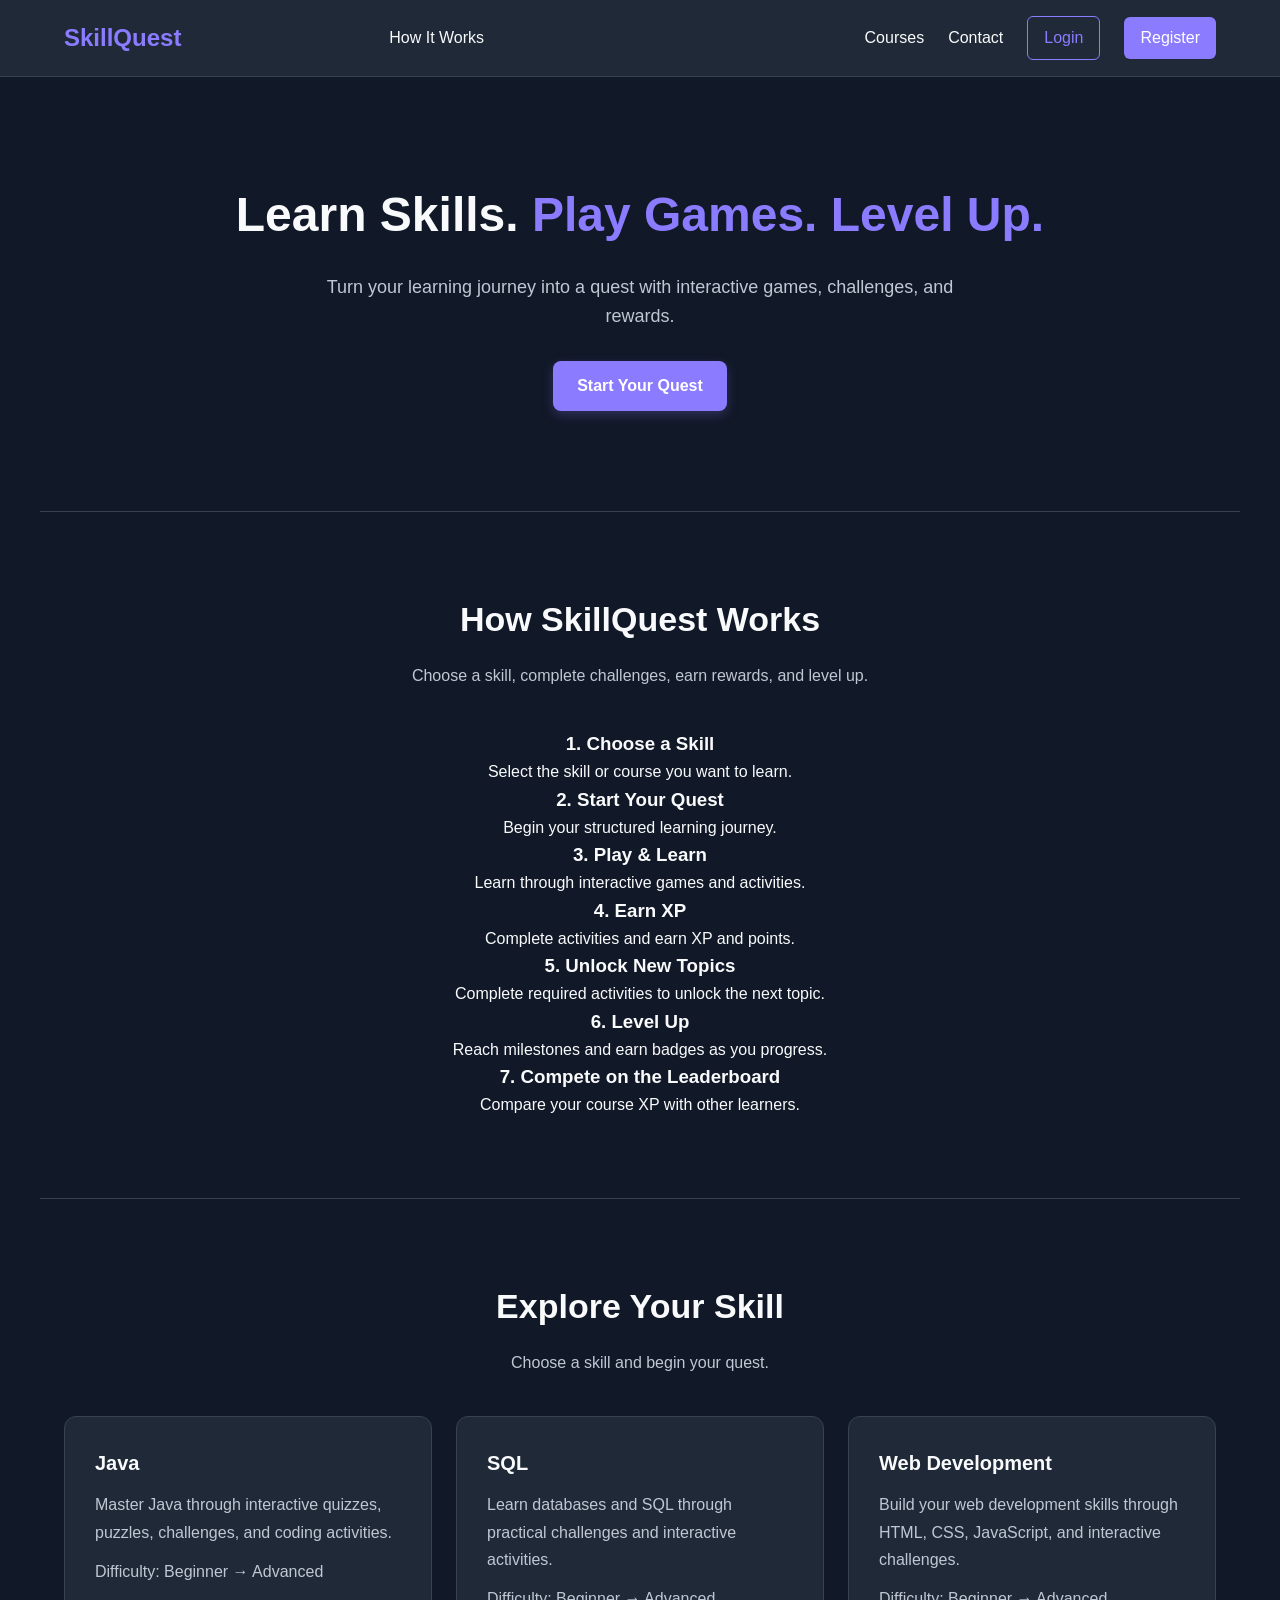
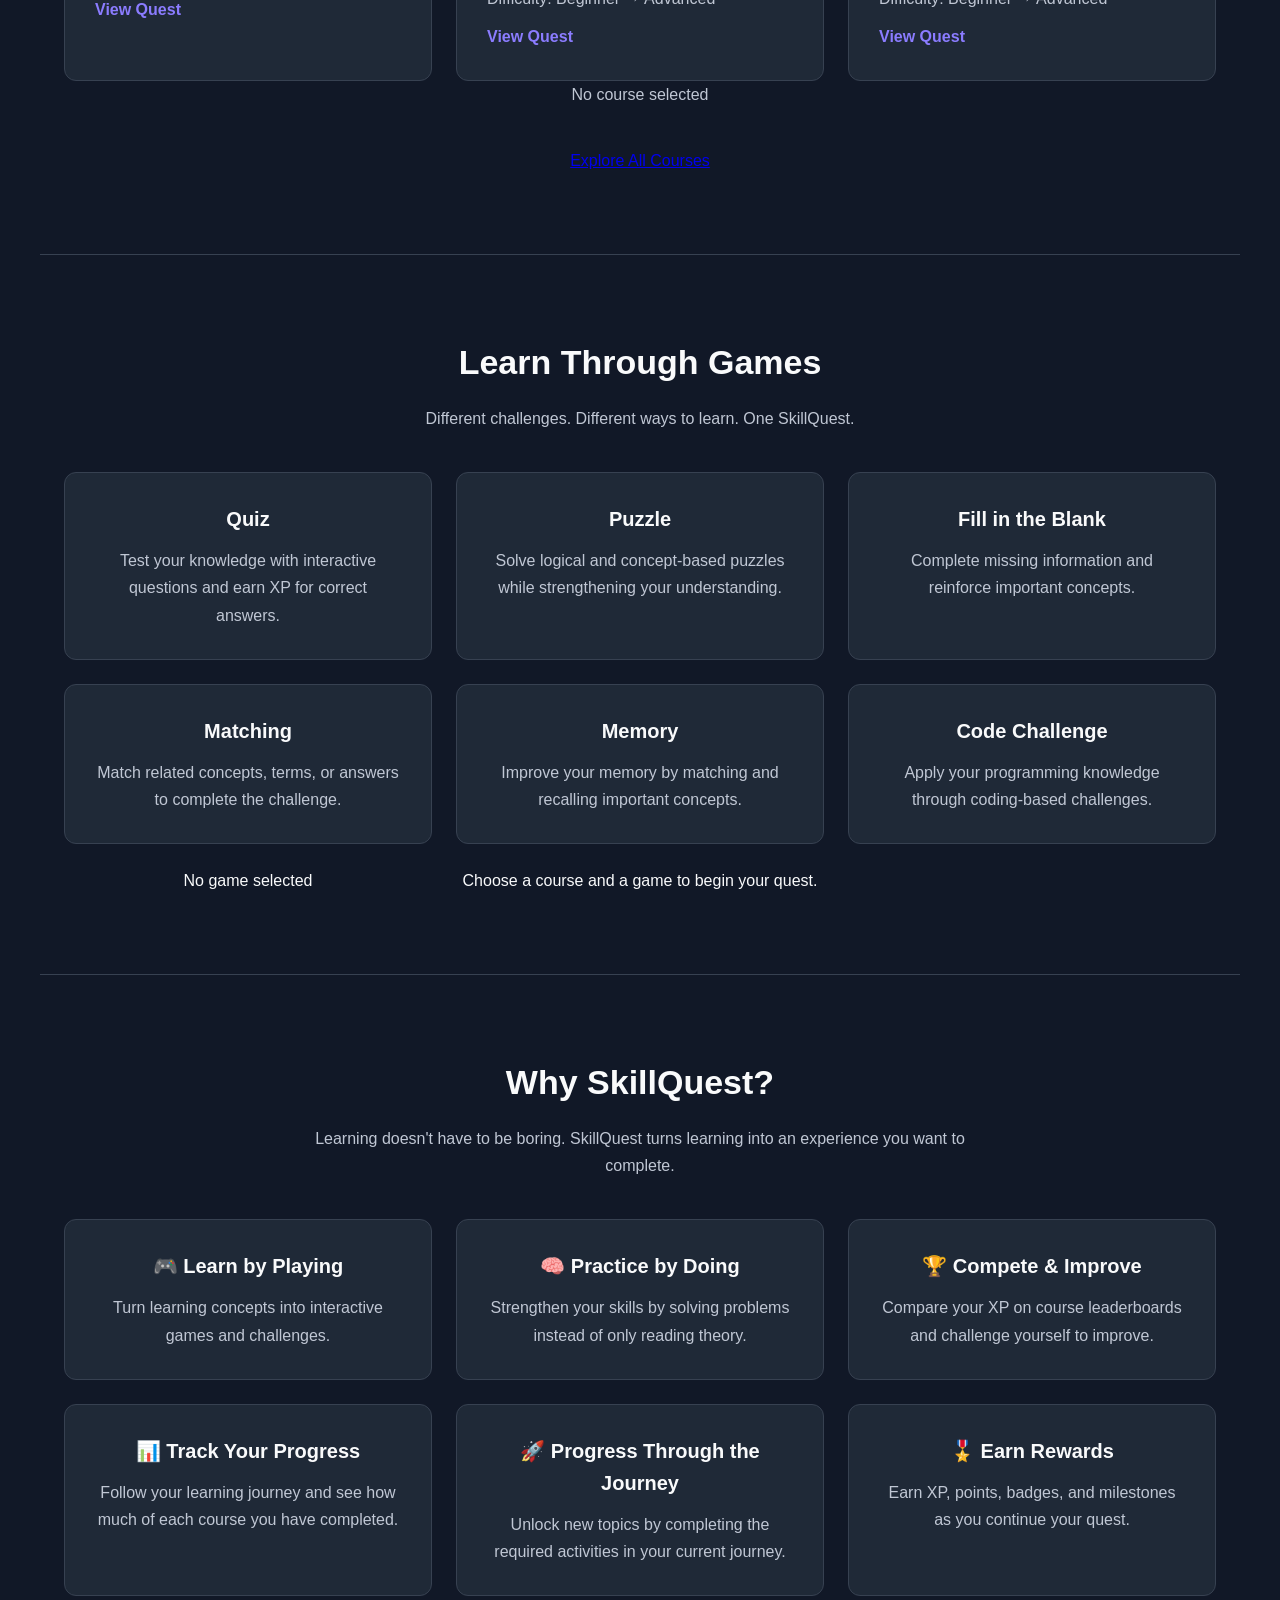
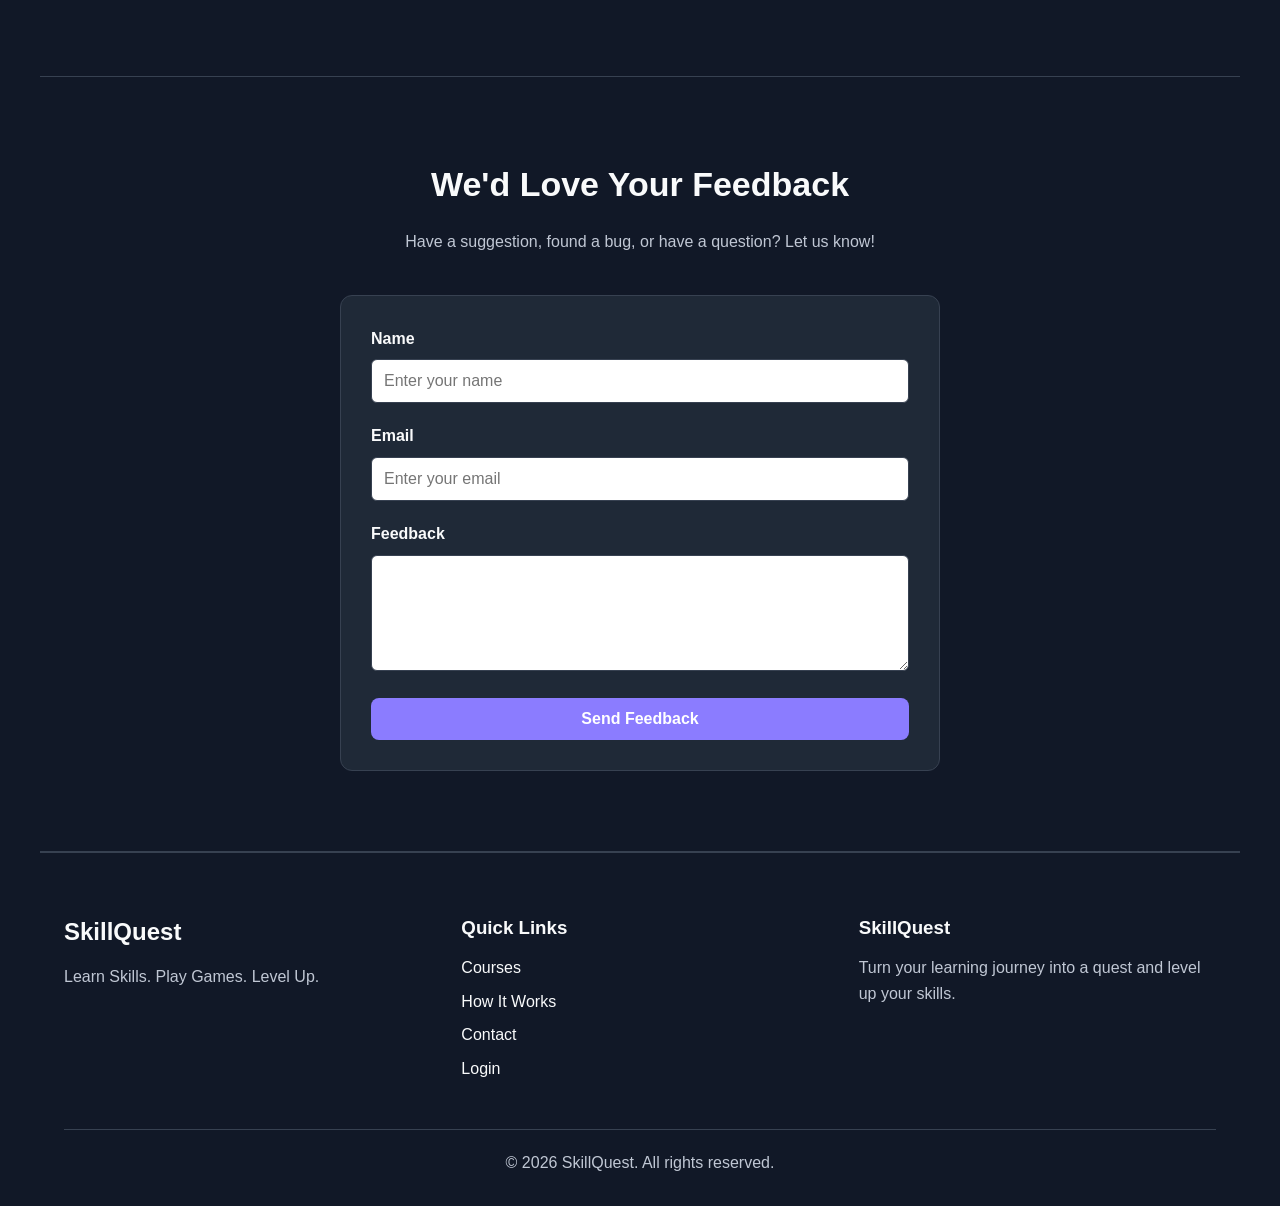
<file: SkillQuest Frontend/index.html>
<!DOCTYPE html>
<html lang="en">
<head>
    <meta charset="UTF-8">
    <meta name="viewport" content="width=device-width, initial-scale=1.0">
    <title>SkillQuest</title>
    <link rel="stylesheet" href="css/style.css">
</head>

<body>

    <header>
        <nav>
            <a href="index.html" class="logo">SkillQuest</a>

            <div class="nav-links">
                <a href="#how-it-works" class="steps-container">How It Works</a>
                <a href="#courses">Courses</a>
                <a href="#contact">Contact</a>
                <a href="pages/login.html"  class="nav-button login-button">Login</a>
                <a href="pages/register.html"  class="nav-button register-button">Register</a>
            </div>
        </nav>
    </header>



    <section id="hero">

        <h1>Learn Skills. <span>Play Games. Level Up.</span></h1>

        <p>
        Turn your learning journey into a quest with interactive games,
        challenges, and rewards.
        </p>

        <a href="#courses" class="cta-button">Start Your Quest</a>

    </section>

    <section id="how-it-works">

        <h2>How SkillQuest Works</h2>

        <p>Choose a skill, complete challenges, earn rewards, and level up.</p>

        <div>

            <article>
                <h3>1. Choose a Skill</h3>
                <p>Select the skill or course you want to learn.</p>
            </article>

            <article>
                <h3>2. Start Your Quest</h3>
                <p>Begin your structured learning journey.</p>
            </article>

            <article>
                <h3>3. Play & Learn</h3>
                <p>Learn through interactive games and activities.</p>
            </article>

            <article>
                <h3>4. Earn XP</h3>
                <p>Complete activities and earn XP and points.</p>
            </article>

            <article>
                <h3>5. Unlock New Topics</h3>
                <p>Complete required activities to unlock the next topic.</p>
            </article>

            <article>
                <h3>6. Level Up</h3>
                <p>Reach milestones and earn badges as you progress.</p>
            </article>

            <article>
                <h3>7. Compete on the Leaderboard</h3>
                <p>Compare your course XP with other learners.</p>
            </article>

        </div>

    </section>

    <section id="courses">

        <h2>Explore Your Skill</h2>

        <p>Choose a skill and begin your quest.</p>

        <div class="courses-container">

            <article class="course-card">
                <h3>Java</h3>
                <p>
                    Master Java through interactive quizzes,
                    puzzles, challenges, and coding activities.
                </p>
                <p>Difficulty: Beginner → Advanced</p>
                <a href="pages/courses.html">View Quest</a>
            </article>

            <article class="course-card">
                <h3>SQL</h3>
                <p>
                    Learn databases and SQL through practical
                    challenges and interactive activities.
                </p>
                <p>Difficulty: Beginner → Advanced</p>
                <a href="pages/courses.html">View Quest</a>
            </article>

            <article class="course-card">
                <h3>Web Development</h3>
                <p>
                    Build your web development skills through
                    HTML, CSS, JavaScript, and interactive challenges.
                </p>
                <p>Difficulty: Beginner → Advanced</p>
                <a href="pages/courses.html">View Quest</a>
            </article>

        </div>

       <p id="selectedCourse">No course selected</p>
       <a href="pages/courses.html">Explore All Courses</a>

    </section>

    <section id="game-types">
          
        <h2>Learn Through Games</h2>

        <p>
            Different challenges. Different ways to learn. One SkillQuest.
        </p>

        <div class="games-container">

            <article class="game-card">
                <h3>Quiz</h3>
                <p>
                    Test your knowledge with interactive questions
                    and earn XP for correct answers.
                </p>
            </article>

            <article class="game-card">
                <h3>Puzzle</h3>
                <p>
                    Solve logical and concept-based puzzles
                    while strengthening your understanding.
                </p>
            </article>

            <article class="game-card">
                <h3>Fill in the Blank</h3>
                <p>
                    Complete missing information and reinforce
                    important concepts.
                </p>
            </article>

           <article class="game-card">
                <h3>Matching</h3>
                <p>
                    Match related concepts, terms, or answers
                    to complete the challenge.
                </p>
            </article>

            <article class="game-card">
                <h3>Memory</h3>
                <p>
                    Improve your memory by matching and recalling
                    important concepts.
                </p>
            </article>

           <article class="game-card">
                <h3>Code Challenge</h3>
                <p>
                    Apply your programming knowledge through
                    coding-based challenges.
                </p>
            </article>
               <p id="selectedGame">No game selected</p>
                <p id="questSelection">Choose a course and a game to begin your quest.</p>
        </div>

    </section>

    <section id="why-skillquest">

        <h2>Why SkillQuest?</h2>

        <p>
            Learning doesn't have to be boring. SkillQuest turns
            learning into an experience you want to complete.
        </p>

        <div class="features-container">

            <article>
                <h3>🎮 Learn by Playing</h3>
                <p>
                    Turn learning concepts into interactive games
                    and challenges.
                </p>
            </article>

            <article>
                <h3>🧠 Practice by Doing</h3>
                <p>
                    Strengthen your skills by solving problems
                    instead of only reading theory.
                </p>
            </article>

            <article>
                <h3>🏆 Compete & Improve</h3>
                <p>
                    Compare your XP on course leaderboards
                    and challenge yourself to improve.
                </p>
            </article>

            <article>
                <h3>📊 Track Your Progress</h3>
                <p>
                    Follow your learning journey and see how
                    much of each course you have completed.
                </p>
            </article>

            <article>
                <h3>🚀 Progress Through the Journey</h3>
                <p>
                    Unlock new topics by completing the required
                    activities in your current journey.
                </p>
            </article>

            <article>
                <h3>🎖️ Earn Rewards</h3>
                <p>
                    Earn XP, points, badges, and milestones
                    as you continue your quest.
                </p>
            </article>

        </div>

    </section>

    <section id="contact">

        <h2>We'd Love Your Feedback</h2>

        <p>
            Have a suggestion, found a bug, or have a question?
            Let us know!
        </p>

       <form id="feedback-form">

            <div>
                <label for="name">Name</label>
                <input type="text" id="name" name="name" placeholder="Enter your name">
            </div>

            <div>
                <label for="email">Email</label>
                <input type="email" id="email" name="email" placeholder="Enter your email">
            </div>

            <div>
                <label for="message">Feedback</label>
                <textarea
                    id="message"
                    name="message"
                    rows="5"
                    placeholder="Share your feedback or suggestion">
                </textarea>
            </div>
            
            <p id="form-message"></p>
            <button type="submit">Send Feedback</button>

        </form>

    </section>

    <footer>

        <div>

            <h2>SkillQuest</h2>

            <p>Learn Skills. Play Games. Level Up.</p>

        </div>

        <div>

            <h3>Quick Links</h3>

            <a href="#courses">Courses</a>
            <a href="#how-it-works">How It Works</a>
            <a href="#contact">Contact</a>
            <a href="pages/login.html">Login</a>

        </div>

        <div>

            <h3>SkillQuest</h3>

            <p>
                Turn your learning journey into a quest
                and level up your skills.
            </p>

        </div>

        <p>
            &copy; 2026 SkillQuest. All rights reserved.
        </p>

    </footer>
    <script src="js/main.js"></script>
</body>
</html>
</file>
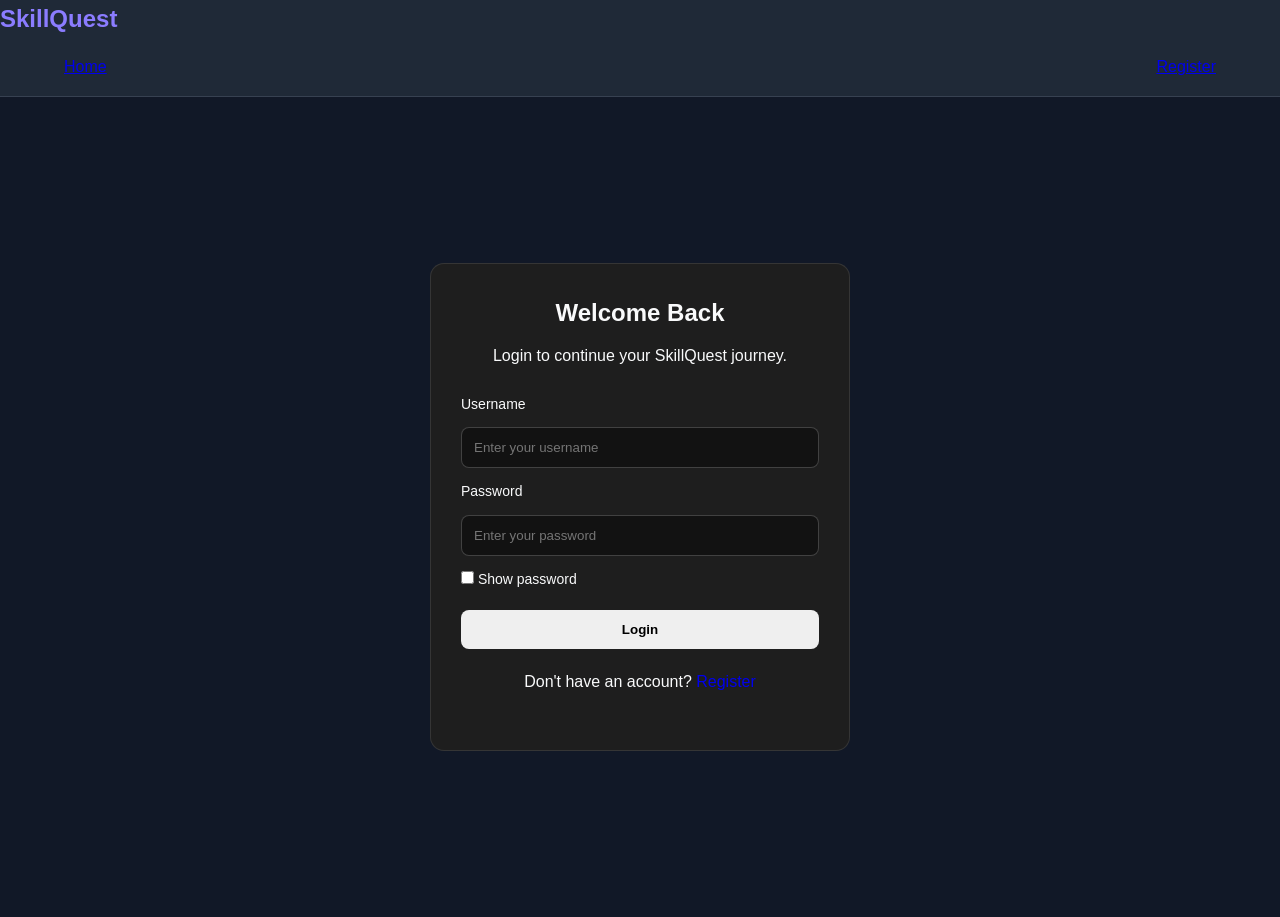
<file: SkillQuest Frontend/pages/activity.html>
<!DOCTYPE html>
<html lang="en">

<head>

    <meta charset="UTF-8">
    <meta name="viewport" content="width=device-width, initial-scale=1.0">

    <title>Activity - SkillQuest</title>

    <link rel="stylesheet" href="../css/style.css">
    <link rel="stylesheet" href="../css/activity.css">

</head>

<body>

    <!-- =========================================
         HEADER
    ========================================== -->

    <header class="main-header">

        <div class="logo">
            SkillQuest
        </div>

        <nav>
            <a href="Dashboard.html">Dashboard</a>
            <a href="courses.html">Courses</a>
            <a href="#">Leaderboard</a>
            <a href="#">Profile</a>
        </nav>

    </header>


    <!-- =========================================
         ACTIVITY PAGE
    ========================================== -->

    <main class="activity-page">


        <!-- Activity Header -->

        <section class="activity-header">

            <p id="activity-topic">
                Java Course
            </p>

            <h1 id="activity-title">
                Activity
            </h1>

            <p id="activity-description">
                Learn and complete this activity.
            </p>

        </section>


        <!-- =====================================
             QUIZ GAME
        ====================================== -->

        <section
            id="quiz-container"
            class="game-container hidden"
        >

            <h2 id="quiz-question">
                Question will appear here
            </h2>

            <div id="quiz-options"></div>

            <p id="quiz-feedback"></p>

            <button
                id="next-question-btn"
                type="button"
                class="hidden"
            >
                Next Question
            </button>

        </section>


        <!-- =====================================
             FILL IN THE BLANK GAME
        ====================================== -->

        <section
            id="fill-blank-container"
            class="game-container hidden"
        >

            <h2 id="fill-blank-question">
                Question will appear here
            </h2>

            <input
                type="text"
                id="fill-blank-answer"
                placeholder="Type your answer"
            >

            <button
                id="check-fill-blank-btn"
                type="button"
            >
                Check Answer
            </button>

            <p id="fill-blank-feedback"></p>

        </section>


        <!-- =====================================
             MATCHING GAME
        ====================================== -->

        <section
            id="matching-container"
            class="game-container hidden"
        >

            <h2>
                Match the Java Terms
            </h2>

            <div id="matching-game">

                <div
                    id="matching-left"
                    class="matching-column"
                >
                </div>

                <div
                    id="matching-right"
                    class="matching-column"
                >
                </div>

            </div>

            <p id="matching-feedback"></p>

        </section>


        <!-- =====================================
             TRUE / FALSE GAME
        ====================================== -->

        <section
            id="true-false-container"
            class="game-container hidden"
        >

            <h2 id="true-false-question">
                Question will appear here
            </h2>

            <div class="true-false-options">

                <button
                    id="true-btn"
                    type="button"
                    class="true-false-btn"
                >
                    True
                </button>

                <button
                    id="false-btn"
                    type="button"
                    class="true-false-btn"
                >
                    False
                </button>

            </div>

            <p id="true-false-feedback"></p>

            <button
                id="next-true-false-btn"
                type="button"
                class="hidden"
            >
                Next Question
            </button>

        </section>


        <!-- =====================================
             CODE OUTPUT GAME
        ====================================== -->

        <section
            id="code-output-container"
            class="game-container hidden"
        >

            <h2>
                What is the Output?
            </h2>

            <pre class="code-box"><code id="code-output-code"></code></pre>

            <div
                id="code-output-options"
                class="code-output-options"
            >
            </div>

            <p id="code-output-feedback"></p>

            <button
                id="next-code-output-btn"
                type="button"
                class="hidden"
            >
                Next Question
            </button>

        </section>


        <!-- =====================================
             DEBUGGING GAME
        ====================================== -->

        <section
            id="debugging-container"
            class="game-container hidden"
        >

            <h2>
                Find the Error
            </h2>

            <p>
                Choose the option that correctly
                identifies the problem.
            </p>

            <pre class="code-box"><code id="debugging-code"></code></pre>

            <div
                id="debugging-options"
                class="debugging-options"
            >
            </div>

            <p id="debugging-feedback"></p>

            <button
                id="next-debugging-btn"
                type="button"
                class="hidden"
            >
                Next Problem
            </button>

       
</section>

<section id="code-ordering-container" class="game-container hidden">

    <h2>Put the Code in the Correct Order</h2>

    <p>
        Click the code lines in the order they should appear.
    </p>

    <div id="code-ordering-lines"></div>

    <h3>Your Order</h3>

    <div id="selected-code-order"></div>

    <button id="reset-code-order-btn" type="button">
        Reset
    </button>

    <button id="check-code-order-btn" type="button">
        Check Order
    </button>

    <p id="code-ordering-feedback"></p>

    <button
        id="next-code-order-btn"
        type="button"
        class="hidden">
        Next Puzzle
    </button>

</section>

<section id="code-challenge-container" class="game-container hidden">

    <h2>Code Challenge</h2>

    <p id="code-challenge-question">
        Challenge will appear here.
    </p>

    <pre class="code-box"><code id="code-challenge-starter"></code></pre>

    <textarea
        id="code-challenge-answer"
        rows="5"
        placeholder="Type your answer here"></textarea>

    <button
        id="check-code-challenge-btn"
        type="button">
        Check Code
    </button>

    <p id="code-challenge-feedback"></p>

    <button
        id="next-code-challenge-btn"
        type="button"
        class="hidden">
        Next Challenge
    </button>

</section>

        <!-- =====================================
             ACTIVITY ACTIONS
        ====================================== -->

        <section class="activity-actions">

            <button
                id="complete-activity"
                type="button"
                disabled
            >
                Complete Activity
            </button>

            <button
                id="back-to-course"
                type="button"
            >
                Back to Course
            </button>

        </section>


    </main>


    <!-- =========================================
         FOOTER
    ========================================== -->

    <footer class="main-footer">

        <p>
            © 2026 SkillQuest. Learn. Play. Grow.
        </p>

        <a href="#">
            Contact & Feedback
        </a>

    </footer>


    <script>
    if (!localStorage.getItem("jwtToken")) {
        window.location.href = "login.html";
    }
</script>

<script src="../js/api.js"></script>
<script src="../js/activity.js"></script>

</body>

</html>
</file>
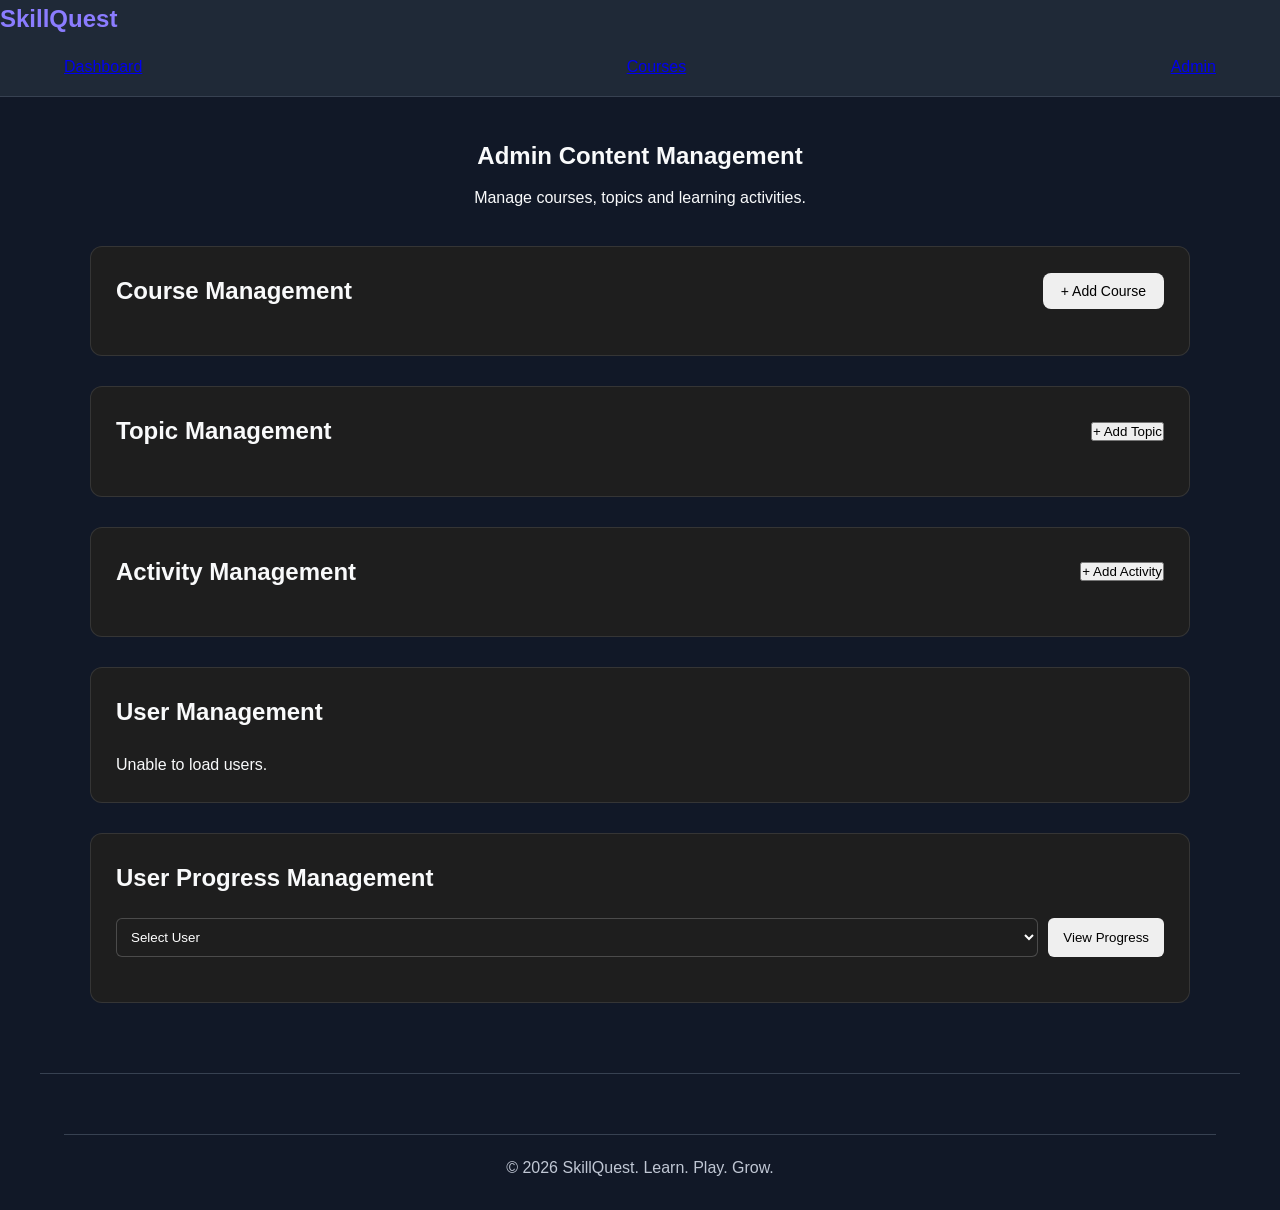
<file: SkillQuest Frontend/pages/admin.html>
<!DOCTYPE html>
<html lang="en">

<head>

    <meta charset="UTF-8">
    <meta name="viewport" content="width=device-width, initial-scale=1.0">

    <title>Admin Dashboard - SkillQuest</title>

    <link rel="stylesheet" href="../css/style.css">
    <link rel="stylesheet" href="../css/admin.css">

</head>

<body>

    <!-- Header -->
    <header class="main-header">

        <div class="logo">
            SkillQuest
        </div>

        <nav>
            <a href="Dashboard.html">Dashboard</a>
            <a href="courses.html">Courses</a>
            <a href="admin.html">Admin</a>
        </nav>

    </header>


    <!-- Admin Main Content -->
    <main class="admin-page">

        <section class="admin-header">

            <h1>Admin Content Management</h1>

            <p>
                Manage courses, topics and learning activities.
            </p>

        </section>


        <!-- Course Management -->
        <section class="admin-section">

    <div class="section-header">

        <h2>Course Management</h2>

        <button id="add-course-btn">
            + Add Course
        </button>

    </div>

    <div id="course-form-container" class="course-form-container hidden">

    <input
        type="text"
        id="course-name-input"
        placeholder="Course name"
    >

    <input
    type="text"
    id="course-description-input"
    placeholder="Course description"
>

    <button id="save-course-btn">
        Save Course
    </button>

    <button id="cancel-course-btn">
        Cancel
    </button>

</div>

    <div id="course-management">

        <!-- Courses will appear here -->

    </div>

</section>


        <!-- Topic Management -->
        <section class="admin-section">

    <div class="section-header">

        <h2>Topic Management</h2>

        <button id="add-topic-btn">
            + Add Topic
        </button>

    </div>

    <div id="topic-form-container" class="course-form-container hidden">

        <select id="topic-course-select">
            <option value="">
                Select Course
            </option>
        </select>

        <input
            type="text"
            id="topic-name-input"
            placeholder="Topic name"
        >

        <input
    type="text"
    id="topic-description-input"
    placeholder="Topic description"
>

<input
    type="number"
    id="topic-order-input"
    placeholder="Topic order"
    min="1"
>

        <button id="save-topic-btn">
            Save Topic
        </button>

        <button id="cancel-topic-btn">
            Cancel
        </button>

    </div>

    <div id="topic-management">

        <!-- Topics will appear here -->

    </div>
</section>
<section class="admin-section">

    <div class="section-header">

        <h2>Activity Management</h2>

        <button id="add-activity-btn">
            + Add Activity
        </button>

    </div>

    <div
        id="activity-form-container"
        class="course-form-container hidden"
    >

        <select id="activity-course-select">
            <option value="">
                Select Course
            </option>
        </select>

        <select id="activity-topic-select">
            <option value="">
                Select Topic
            </option>
        </select>

        <input
            type="text"
            id="activity-name-input"
            placeholder="Activity name"
        >

        <input
    type="text"
    id="activity-description-input"
    placeholder="Activity description"
>

<select id="activity-type-select">

    <option value="">
        Select Activity Type
    </option>

    <option value="QUIZ">Quiz</option>

    <option value="FILL_IN_THE_BLANK">
        Fill in the Blank
    </option>

    <option value="MATCHING">
        Matching
    </option>

    <option value="TRUE_FALSE">
        True / False
    </option>

    <option value="CODE_OUTPUT">
        Code Output
    </option>

    <option value="DEBUGGING">
        Debugging
    </option>

    <option value="CODE_ORDERING">
        Code Ordering
    </option>

    <option value="CODE_CHALLENGE">
        Code Challenge
    </option>

</select>

<input
    type="number"
    id="activity-order-input"
    placeholder="Activity order"
    min="1"
>

        <button id="save-activity-btn">
            Save Activity
        </button>

        <button id="cancel-activity-btn">
            Cancel
        </button>

    </div>

    <div id="activity-management">

        <!-- Activities will appear here -->

    </div>

</section>

<!-- User Management -->
<section class="admin-section">

    <div class="section-header">
        <h2>User Management</h2>
    </div>

    <div id="user-management">
        <!-- Users loaded from backend -->
    </div>

</section>


<!-- User Progress Management -->
<section class="admin-section">

    <div class="section-header">
        <h2>User Progress Management</h2>
    </div>

    <div class="course-form-container">

        <select id="progress-user-select">
            <option value="">
                Select User
            </option>
        </select>

        <button id="view-progress-btn">
            View Progress
        </button>

    </div>

    <div id="user-progress-management">
        <!-- Progress loaded from backend -->
    </div>

</section>


    </main>


    <!-- Footer -->
    <footer class="main-footer">

        <p>
            © 2026 SkillQuest. Learn. Play. Grow.
        </p>

    </footer>


    <script src="../js/api.js"></script>
<script src="../js/admin.js"></script>

</body>

</html>
</file>
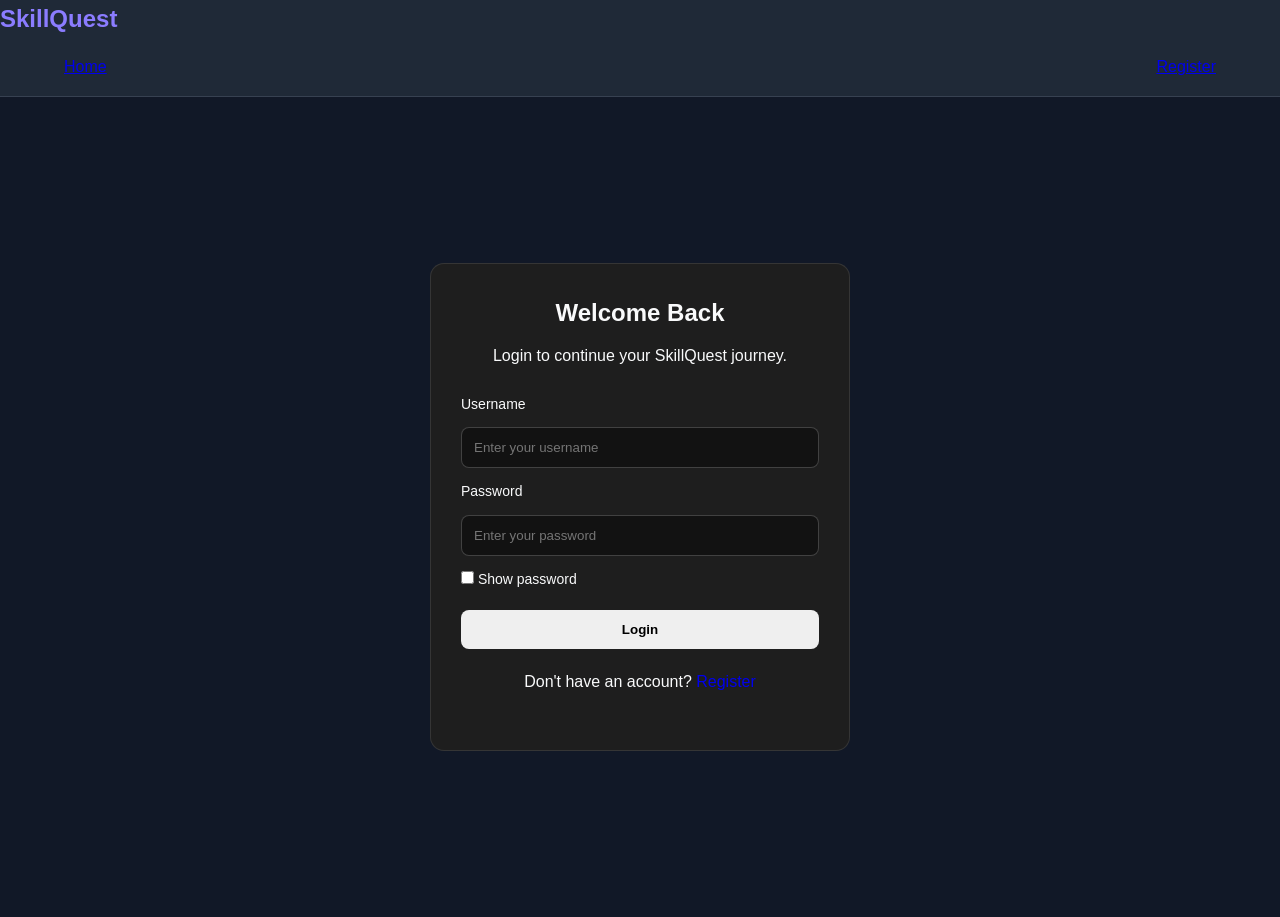
<file: SkillQuest Frontend/pages/courses.html>
<!DOCTYPE html>
<html lang="en">

<head>
    <meta charset="UTF-8">
    <meta name="viewport" content="width=device-width, initial-scale=1.0">

    <title>Courses - SkillQuest</title>

    <link rel="stylesheet" href="../css/style.css">
    <link rel="stylesheet" href="../css/courses.css">
</head>

<body>

    <!-- Header -->
    <header class="main-header">

        <div class="logo">
            SkillQuest
        </div>

        <nav>
            <a href="Dashboard.html">Dashboard</a>
            <a href="courses.html" class="active">Courses</a>
            <a href="profile.html">Profile</a>
            <a href="leaderboard.html">Leaderboard</a>

        </nav>

    </header>


    <!-- Main Content -->
    <main class="courses-page">

        <section class="courses-hero">

            <h1>Explore Your Courses</h1>

            <p>
                Choose a course and continue your learning journey.
            </p>

        </section>


        <!-- Courses Section -->
        <section class="courses-section">

            <div class="course-search">
                <input type="text" id="course-search" placeholder="Search courses...">
            </div>

            <div class="courses-container" id="courses-container">

                <!-- Course cards will be added here -->

            </div>

            <p id="no-courses-message" class="no-courses-message">
                No courses found.
            </p>

        </section>

    </main>


    <!-- Footer -->
    <footer class="main-footer">

        <p>
            © 2026 SkillQuest. Learn. Play. Grow.
        </p>

        <a href="#">Contact & Feedback</a>

    </footer>

    <script>
    if (!localStorage.getItem("jwtToken")) {

        alert(
            "Please login to access SkillQuest courses."
        );

        window.location.href =
            "login.html";
    }
</script>

<script src="../js/api.js"></script>
<script src="../js/courses.js"></script>

</body>

</html>
</file>
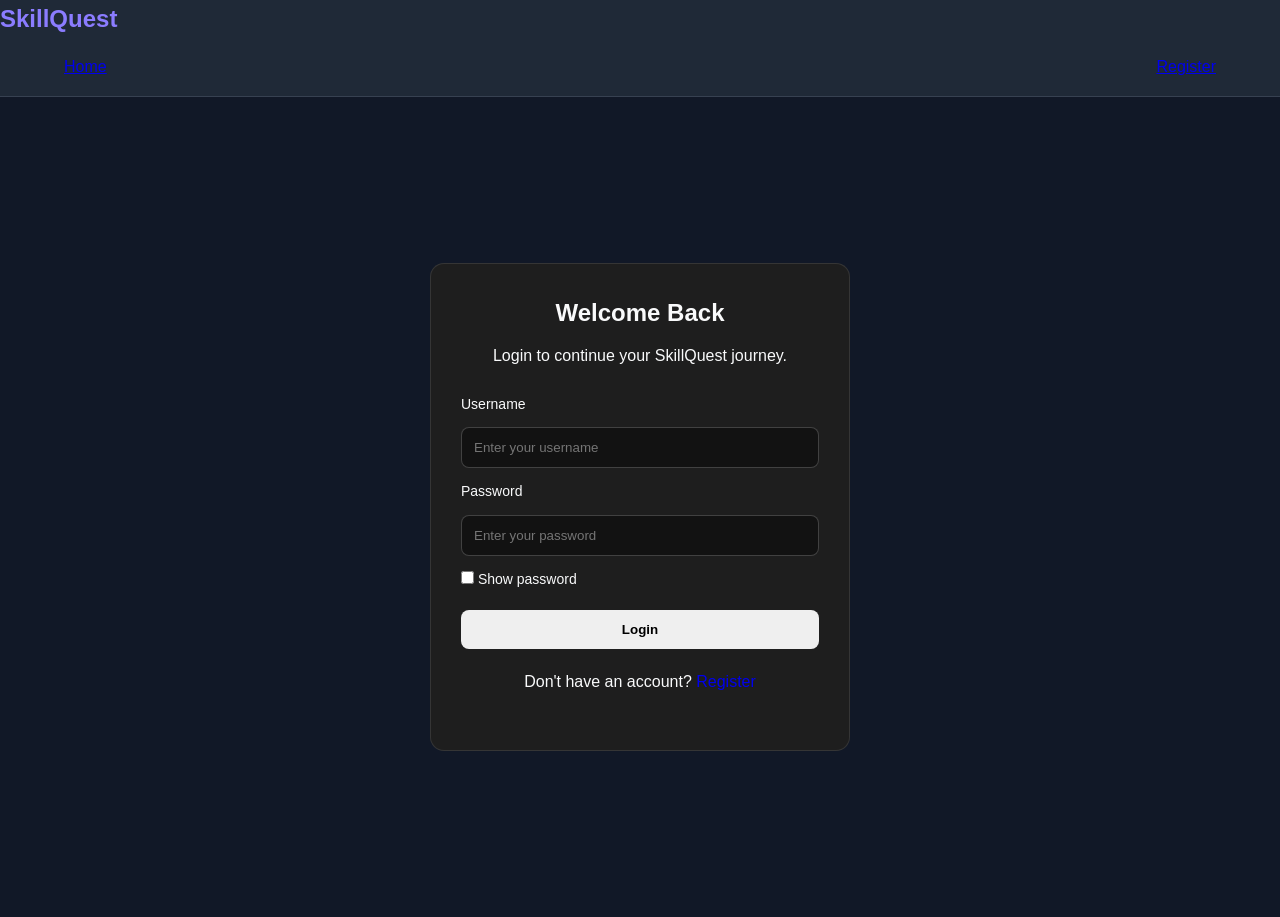
<file: SkillQuest Frontend/pages/Dashboard.html>
<!DOCTYPE html>
<html lang="en">

<head>
    <meta charset="UTF-8">
    <meta name="viewport" content="width=device-width, initial-scale=1.0">

    <title>Dashboard - SkillQuest</title>

    <link rel="stylesheet" href="../css/style.css">
    <link rel="stylesheet" href="../css/dashboard.css">
</head>

<body>

    <header>
        <nav>
            <a href="../index.html" class="logo">SkillQuest</a>

            <div class="nav-links">
                <a href="../index.html#how-it-works">How It Works</a>
                <a href="../index.html#courses">Courses</a>
                <a href="../index.html#contact">Contact</a>
                <a href="dashboard.html">Dashboard</a>
                <a href="profile.html">Profile</a>
                <a href="leaderboard.html">Leaderboard</a>
            </div>
        </nav>

        <button id="logout-btn">
    Logout
</button>
    </header>


    <main id="dashboard">

        <!-- Dashboard Welcome -->

        <section id="dashboard-welcome">

            <div class="welcome-content">

                <p class="dashboard-greeting">Welcome back, <span id="dashboard-user-name">User</span>!</p>

                

                <p>
                    Continue your learning journey and level up your skills.
                </p>

            </div>

            <div class="profile-summary">

                <p>Level 1</p>

                <p>Beginner</p>

            </div>

        </section>


        <!-- XP and Energy -->

        <section class="stats-section">

            <div class="stat-card xp-card">

                <div class="stat-icon">⭐</div>

                <div class="stat-content">

                    <p>Experience Points</p>

                    <h2 id="xp-value">850 XP</h2>

                    <span>+120 XP this week</span>

                </div>

            </div>


            <div class="stat-card energy-card">

                <div class="stat-icon">⚡</div>

                <div class="stat-content">

                    <p>Energy</p>

                    <h2 id="energy-value">80 / 100</h2>

                    <span>Energy remaining</span>

                </div>

            </div>

        </section>


        <!-- Overall Progress -->

        <section class="overall-progress">

            <div class="progress-header">

                <div>

                    <p>Overall Learning Progress</p>

                    <h2 id="overall-progress-value">65%</h2>

                </div>

                <span>Keep going! 🚀</span>

            </div>


            <div class="overall-progress-bar">

                <div id="overall-progress-fill" class="overall-progress-fill"></div>

            </div>


            <p id="progress-message" class="progress-message">
                You've completed 65% of your learning journey.
            </p>

        </section>


        <!-- Courses -->

        <section class="courses-section">

            <div class="section-header">

                <h2>My Courses</h2>

                <a href="courses.html">View All</a>

            </div>


            <div class="course-grid">


                <!-- Java Development -->

                <div class="course-card" id="java-course">

                    <div class="course-icon">☕</div>

                    <div class="course-content">

                        <h3>Java Development</h3>

                        <p>
                            Master Java programming from basics to advanced concepts.
                        </p>

                        <div class="course-info">

                            <span id="java-xp">⭐ 850 XP</span>

                            <span id="java-progress">72%</span>

                        </div>


                        <div class="progress-bar">

                            <div id="java-progress-fill" class="progress-fill"></div>

                        </div>


                        <p id="java-lessons" class="lesson-progress">
                            18 / 25 lessons completed
                        </p>


                        <button id="java-continue-btn" class="continue-btn">
                            Continue Learning
                        </button>

                    </div>

                </div>


                <!-- Web Development -->

                <div class="course-card" id="web-course">

                    <div class="course-icon">🌐</div>

                    <div class="course-content">

                        <h3>Web Development</h3>

                        <p>
                            Learn HTML, CSS and JavaScript to build modern websites.
                        </p>

                        <div class="course-info">

                            <span id="web-xp">⭐ 620 XP</span>

                            <span id="web-progress">48%</span>

                        </div>


                        <div class="progress-bar">

                            <div id="web-progress-fill" class="progress-fill"></div>

                        </div>


                        <p id="web-lessons" class="lesson-progress">
                            12 / 25 lessons completed
                        </p>


                        <button id="web-continue-btn" class="continue-btn">
                            Continue Learning
                        </button>

                    </div>

                </div>


                <!-- SQL and Database -->

                <div class="course-card" id="sql-course">

                    <div class="course-icon">🗄️</div>

                    <div class="course-content">

                        <h3>SQL & Database</h3>

                        <p>
                            Learn SQL and understand how databases work.
                        </p>

                        <div class="course-info">

                            <span id="sql-xp">⭐ 430 XP</span>

                            <span id="sql-progress">35%</span>

                        </div>


                        <div class="progress-bar">

                            <div id="sql-progress-fill" class="progress-fill"></div>

                        </div>


                        <p id="sql-lessons" class="lesson-progress">
                            9 / 25 lessons completed
                        </p>


                        <button id="sql-continue-btn" class="continue-btn">
                            Continue Learning
                        </button>

                    </div>

                </div>


            </div>

        </section>

    </main>


    <footer>

        <p>
            &copy; 2026 SkillQuest. All rights reserved.
        </p>

    </footer>


    <script src="../js/api.js"></script>
<script src="../js/dashboard.js"></script>

</body>

</html>
</file>
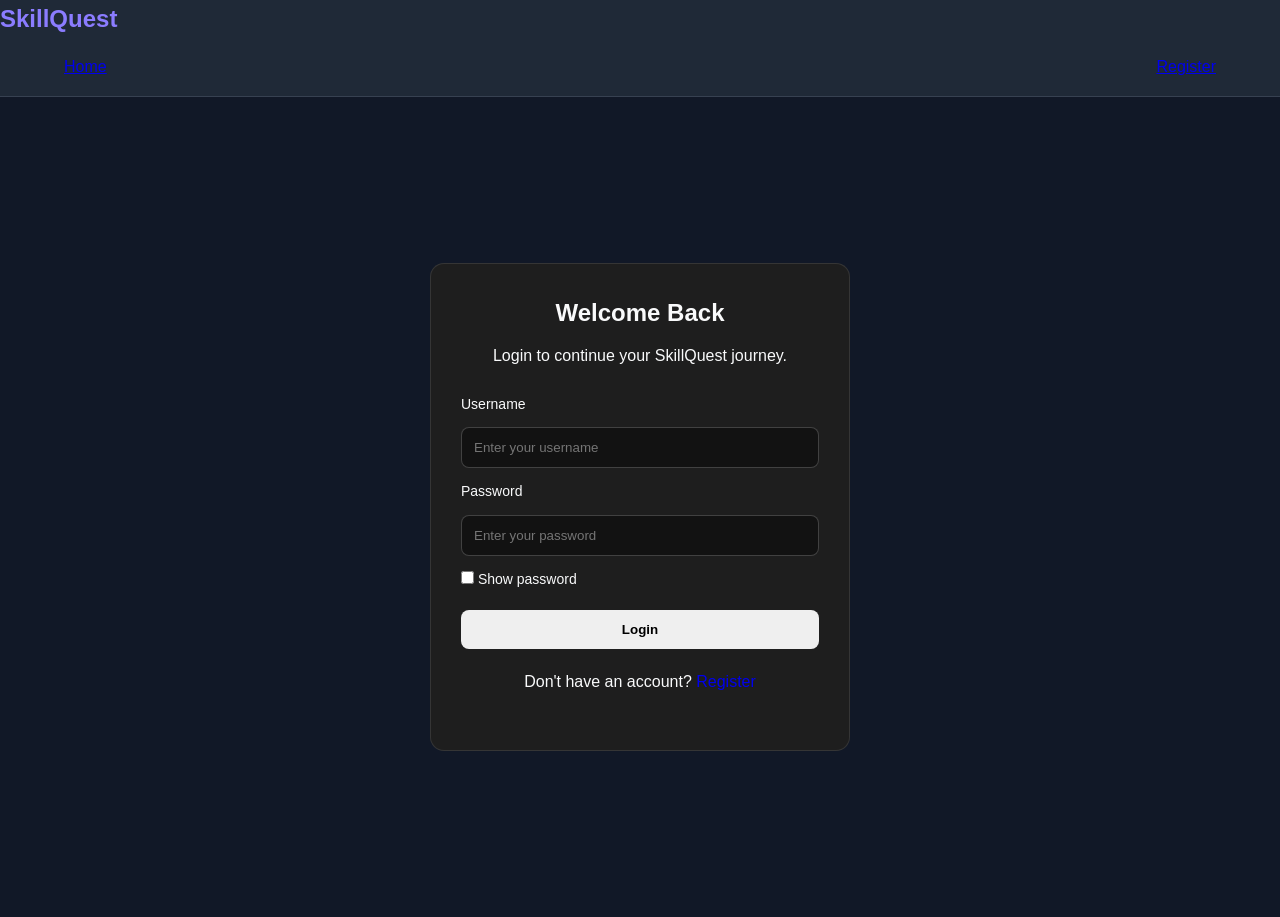
<file: SkillQuest Frontend/pages/java-course.html>
<!DOCTYPE html>
<html lang="en">

<head>

    <meta charset="UTF-8">

    <meta
        name="viewport"
        content="width=device-width, initial-scale=1.0"
    >

    <title>
        Java Development - SkillQuest
    </title>

    <link
        rel="stylesheet"
        href="../css/style.css"
    >

    <link
        rel="stylesheet"
        href="../css/java-course.css"
    >

</head>


<body>


    <!-- ================================= -->
    <!-- HEADER -->
    <!-- ================================= -->

    <header class="main-header">

        <div class="logo">
            SkillQuest
        </div>

        <nav>

            <a href="Dashboard.html">
                Dashboard
            </a>

            <a href="courses.html">
                Courses
            </a>
            <a href="profile.html">Profile</a>
            <a href="leaderboard.html">
    Leaderboard
</a>
            


        </nav>

    </header>


    <!-- ================================= -->
    <!-- COURSE MAIN CONTENT -->
    <!-- ================================= -->

    <main class="course-page">


        <!-- Back Navigation -->

        <a
            href="courses.html"
            class="back-to-courses"
        >
            ← Back to Courses
        </a>


        <!-- ================================= -->
        <!-- COURSE HEADER -->
        <!-- ================================= -->

        <section class="course-header">

            <h1>
                Java Development
            </h1>

            <p>
                Learn Java from fundamentals
                to advanced concepts.
            </p>

        </section>


        <!-- ================================= -->
        <!-- COURSE PROGRESS -->
        <!-- ================================= -->

        <section class="course-progress-section">

            <p>
                Course Progress:
                <span id="course-progress">
                    0%
                </span>
            </p>

            <div class="progress-bar">

                <div
                    class="progress-fill"
                    id="progress-fill"
                >
                </div>

            </div>

        </section>


        <!-- ================================= -->
        <!-- JAVA TOPICS -->
        <!-- ================================= -->

        <section class="topics-section">

            <h2>
                Topics
            </h2>

            <!--
                JavaScript will dynamically
                generate all Java topics
                and activities here.
            -->

            <div id="topics-container">

            </div>

        </section>

        <!-- ================================= -->
<!-- PROGRAMMING ASSESSMENT -->
<!-- ================================= -->

<section
    class="assessment-section"
    id="assessment-section"
>

    <h2>
        Programming Assessment
    </h2>

    <div
        class="assessment-card"
        id="assessment-card"
    >

        <h3>
            Java Programming Assessment
        </h3>

        <p id="assessment-status">
            Checking assessment availability...
        </p>

        <button
            type="button"
            id="assessment-button"
            disabled
        >
            🔒 Assessment Locked
        </button>

    </div>

</section>


    </main>


    <!-- ================================= -->
    <!-- FOOTER -->
    <!-- ================================= -->

    <footer class="main-footer">

        <p>
            © 2026 SkillQuest.
            Learn. Play. Grow.
        </p>

        <a href="#">
            Contact & Feedback
        </a>

    </footer>


    <!-- ================================= -->
    <!-- JAVASCRIPT -->
    <!-- ================================= -->

    <script>
    if (!localStorage.getItem("jwtToken")) {
        window.location.href = "login.html";
    }
</script>

<script src="../js/api.js"></script>
<script src="../js/java-course.js"></script>


</body>

</html>
</file>
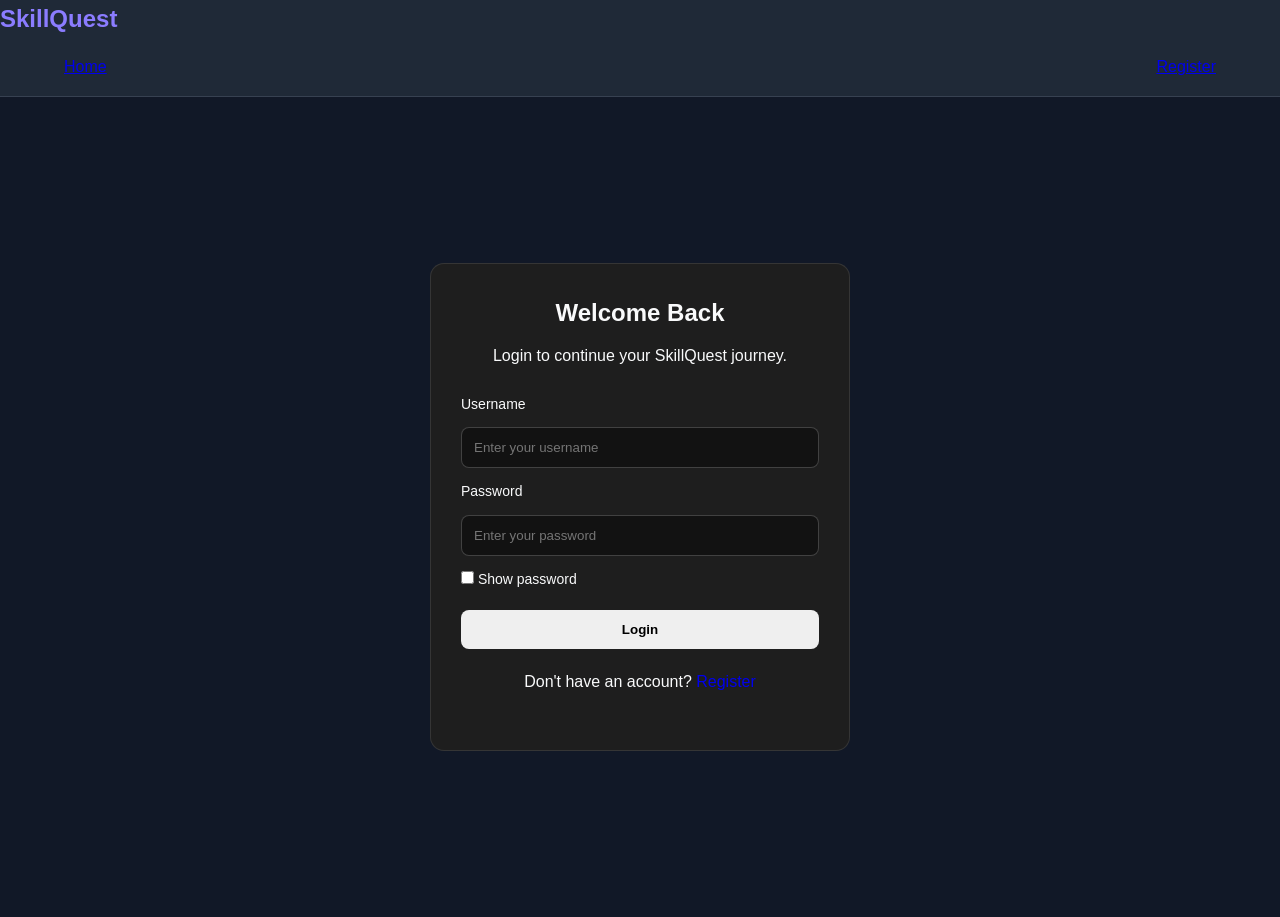
<file: SkillQuest Frontend/pages/leaderboard.html>
<!DOCTYPE html>
<html lang="en">

<head>

    <meta charset="UTF-8">

    <meta
        name="viewport"
        content="width=device-width, initial-scale=1.0"
    >

    <title>Leaderboard - SkillQuest</title>

    <link
        rel="stylesheet"
        href="../css/style.css"
    >

    <link
        rel="stylesheet"
        href="../css/leaderboard.css"
    >

</head>

<body>

    <!-- ================= HEADER ================= -->

    <header>

        <nav>

            <a href="Dashboard.html">
                Dashboard
            </a>

            <a href="courses.html">
                Courses
            </a>

            <a href="profile.html">
                Profile
            </a>

            <a href="leaderboard.html">
                Leaderboard
            </a>

        </nav>

    </header>


    <!-- ================= LEADERBOARD ================= -->

    <main id="leaderboard">

        <section class="leaderboard-header">

            <h1>
                🏆 Leaderboard
            </h1>

            <p>
                See how learners are progressing across SkillQuest.
            </p>

        </section>


        <!-- COURSE FILTER -->

        <section class="leaderboard-section">

            <div class="leaderboard-filters">

                <button
                    type="button"
                    class="leaderboard-filter active"
                    data-course="Java">
                    Java
                </button>

                <button
                    type="button"
                    class="leaderboard-filter"
                    data-course="SQL">
                    SQL
                </button>

                <button
                    type="button"
                    class="leaderboard-filter"
                    data-course="Web Development">
                    Web Development
                </button>

            </div>

        </section>


        <!-- LEADERBOARD TABLE -->

        <section class="leaderboard-section">

            <p
    class="current-rank"
    id="current-rank">
    Your Rank: -
</p>

            <div class="leaderboard-table-wrapper">

                <table class="leaderboard-table">

                    <thead>

                        <tr>

                            <th>Rank</th>

                            <th>Learner</th>

                            <th>XP</th>

                            <th>Status</th>

                        </tr>

                    </thead>

                    <tbody id="leaderboard-body">

                        <tr>

                            <td>1</td>

                            <td>Sample Learner</td>

                            <td>1000 XP</td>

                            <td>80%</td>

                        </tr>

                    </tbody>

                </table>

            </div>

        </section>

    </main>


    <!-- ================= FOOTER ================= -->

    <footer>

        <p>
            &copy; 2026 SkillQuest. Learn. Play. Level Up.
        </p>

    </footer>

<script>
    if (!localStorage.getItem("jwtToken")) {
        window.location.href = "login.html";
    }
</script>

<script src="../js/api.js"></script>
<script src="../js/leaderboard.js"></script>

</body>

</html>
</file>
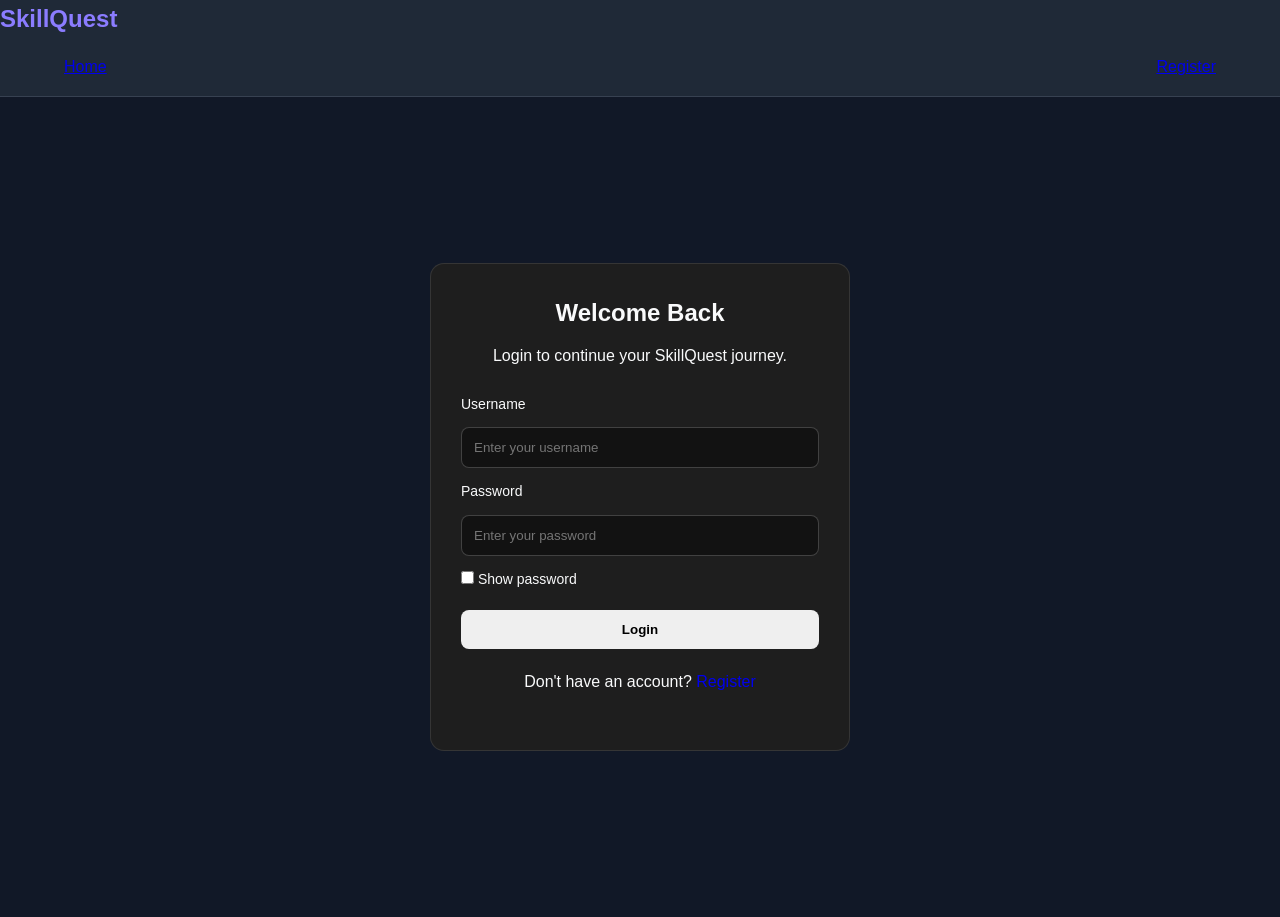
<file: SkillQuest Frontend/pages/login.html>
<!DOCTYPE html>
<html lang="en">

<head>

    <meta charset="UTF-8">
    <meta name="viewport" content="width=device-width, initial-scale=1.0">

    <title>Login - SkillQuest</title>

    <link rel="stylesheet" href="../css/style.css">
    <link rel="stylesheet" href="../css/login.css">

</head>

<body>

    <header class="main-header">

        <div class="logo">
            SkillQuest
        </div>

        <nav>
            <a href="../index.html">Home</a>
            <a href="register.html">Register</a>
        </nav>

    </header>


    <main class="auth-page">

        <section class="auth-card">

            <h1>Welcome Back</h1>

            <p>
                Login to continue your SkillQuest journey.
            </p>


            <form id="login-form">

                <label for="login-username">
    Username
</label>

<input
    type="text"
    id="login-username"
    placeholder="Enter your username"
    required
>


                <label for="login-password">
                    Password
                </label>

                <input
                    type="password"
                    id="login-password"
                    placeholder="Enter your password"
                    required
                >

                <label class="show-password">
    <input
        type="checkbox"
        id="show-login-password"
    >
    Show password
</label>

                <button type="submit">
                    Login
                </button>

            </form>


            <p class="auth-link">

                Don't have an account?

                <a href="register.html">
                    Register
                </a>

            </p>

        </section>

    </main>


    <script src="../js/api.js"></script>
<script src="../js/login.js"></script>

</body>

</html>
</file>
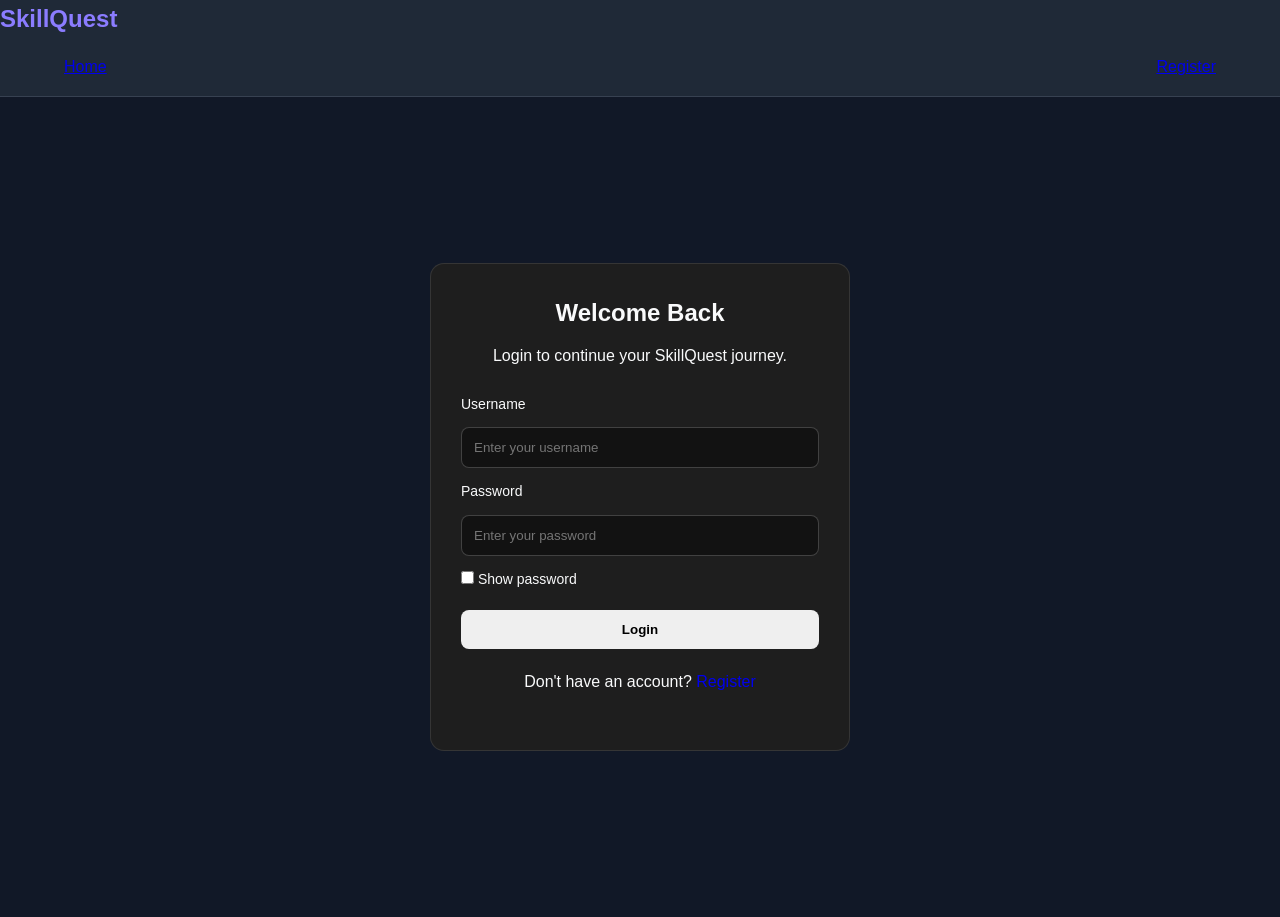
<file: SkillQuest Frontend/pages/profile.html>
<!DOCTYPE html>
<html lang="en">

<head>
    <meta charset="UTF-8">

    <meta
        name="viewport"
        content="width=device-width, initial-scale=1.0"
    >

    <title>Profile - SkillQuest</title>


    <link
    rel="stylesheet"
    href="../css/style.css"
    >
    <link
        rel="stylesheet"
        href="../css/profile.css"
    >

</head>

<body>

    <!-- ================= HEADER ================= -->

    <header>

        <nav>

            <a href="../index.html" class="logo">
                SkillQuest
            </a>

            <div class="nav-links">

                <a href="Dashboard.html">
                    Dashboard
                </a>

                <a href="courses.html">
                    Courses
                </a>

                <a href="profile.html">
                    Profile
                </a>

                <a href="leaderboard.html">Leaderboard</a>
                <a href="#" id="logout-link">
                    Logout
                </a>

            </div>

        </nav>

    </header>


    <!-- ================= PROFILE ================= -->

    <main id="profile">

        <section class="profile-header">

            <h1>
                My Profile
            </h1>

            <p>
                View your learning progress and manage your preferences.
            </p>

        </section>


        <!-- USER INFORMATION -->

        <section class="profile-section">

            <h2>
                User Information
            </h2>

            <div class="profile-info">

                <p>
                    <strong>Name:</strong>
                    <span id="profile-name">
                        Learner
                    </span>
                </p>

                <p>
                    <strong>Email:</strong>
                    <span id="profile-email">
                        learner@skillquest.com
                    </span>
                </p>

            </div>

        </section>


        <!-- LEARNING STATISTICS -->

        <section class="profile-section">

            <h2>
                Learning Statistics
            </h2>

            <div class="profile-stats">

                <div class="profile-stat-card">

                    <h3>
                        XP
                    </h3>

                    <p id="profile-xp">
                        0
                    </p>

                </div>


                <div class="profile-stat-card">

                    <h3>
                        Overall Progress
                    </h3>

                    <p id="profile-overall-progress">
                        0%
                    </p>

                </div>


                <div class="profile-stat-card">

                    <h3>
                        Courses
                    </h3>

                    <p>
                        3
                    </p>

                </div>

            </div>

        </section>


        <!-- COURSE PROGRESS -->

        <section class="profile-section">

    <h2>
        Course Progress
    </h2>

    <div class="profile-courses">

        <!-- JAVA -->

        <div class="profile-course-card">

            <div class="course-progress-header">

                <h3>Java</h3>

                <p id="profile-java-progress">
                    0%
                </p>

            </div>

            <div class="profile-progress-bar">

                <div
                    class="profile-progress-fill"
                    id="profile-java-progress-fill">
                </div>

            </div>

        </div>


        <!-- SQL -->

        <div class="profile-course-card">

            <div class="course-progress-header">

                <h3>SQL</h3>

                <p id="profile-sql-progress">
                    0%
                </p>

            </div>

            <div class="profile-progress-bar">

                <div
                    class="profile-progress-fill"
                    id="profile-sql-progress-fill">
                </div>

            </div>

        </div>


        <!-- WEB DEVELOPMENT -->

        <div class="profile-course-card">

            <div class="course-progress-header">

                <h3>Web Development</h3>

                <p id="profile-web-progress">
                    0%
                </p>

            </div>

            <div class="profile-progress-bar">

                <div
                    class="profile-progress-fill"
                    id="profile-web-progress-fill">
                </div>

            </div>

        </div>

    </div>

</section>


        <!-- SETTINGS -->

        <section class="profile-section">

            <h2>
                Settings
            </h2>

           <div class="profile-settings">

    <label class="setting-item">

        <div>

            <h3>Dark Mode</h3>

            <p>
                Use the dark SkillQuest appearance.
            </p>

        </div>

        <input
            type="checkbox"
            id="dark-mode-setting"
        >

    </label>


    <label class="setting-item">

        <div>

            <h3>Click Sound</h3>

            <p>
                Play a small sound when interacting with SkillQuest.
            </p>

        </div>

        <input
            type="checkbox"
            id="click-sound-setting"
        >

    </label>

</div>

        </section>

    </main>


    <!-- ================= FOOTER ================= -->

    <footer>

        <p>
            &copy; 2026 SkillQuest. Learn. Play. Level Up.
        </p>

    </footer>

    <script>
    if (!localStorage.getItem("jwtToken")) {
        window.location.href = "login.html";
    }
</script>

<script src="../js/api.js"></script>
<script src="../js/profile.js"></script>
</body>

</html>
</file>
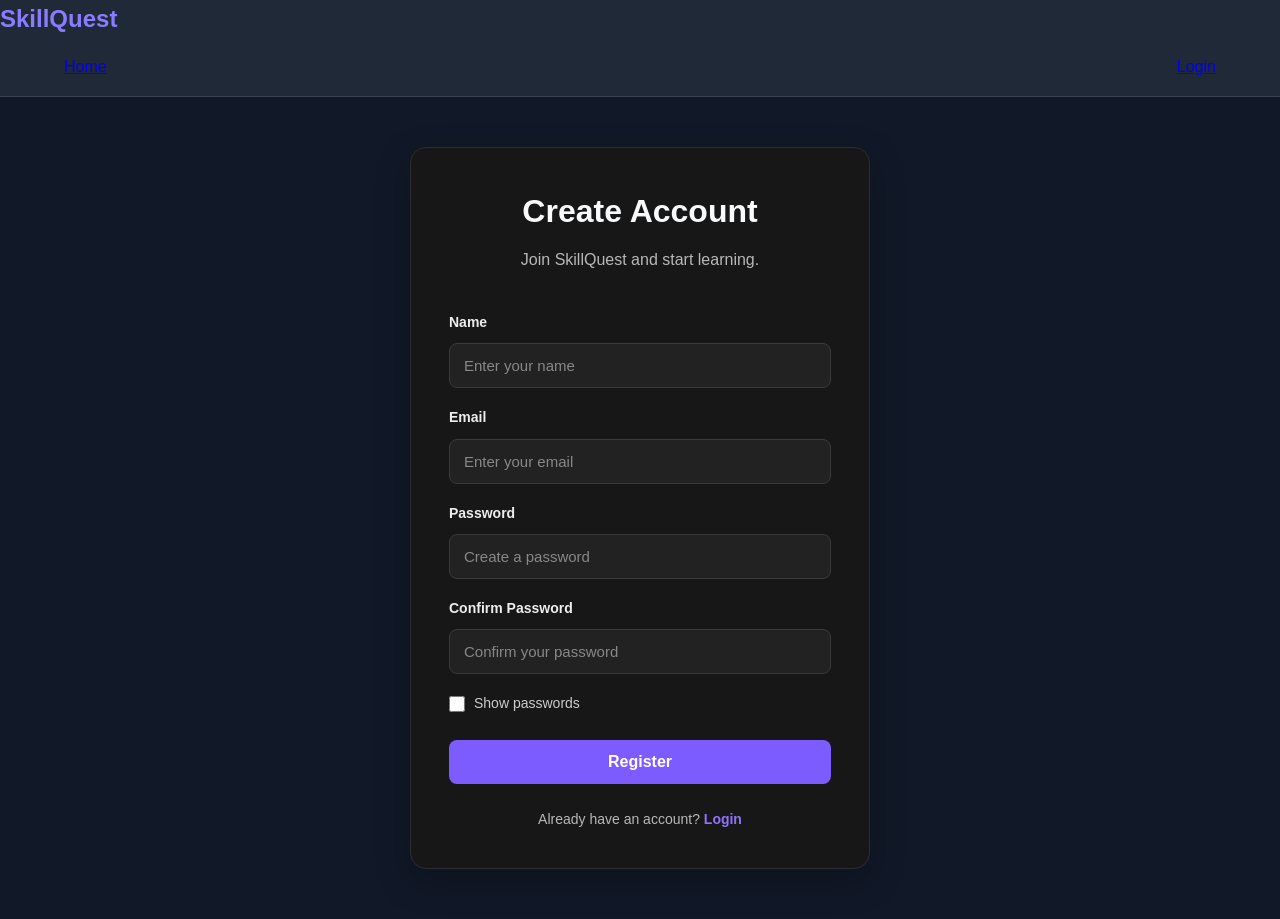
<file: SkillQuest Frontend/pages/register.html>
<!DOCTYPE html>
<html lang="en">

<head>

    <meta charset="UTF-8">
    <meta name="viewport" content="width=device-width, initial-scale=1.0">

    <title>Register - SkillQuest</title>

    <link rel="stylesheet" href="../css/style.css">
    <link rel="stylesheet" href="../css/register.css">

</head>

<body>

    <header class="main-header">

        <div class="logo">
            SkillQuest
        </div>

        <nav>
            <a href="../index.html">Home</a>
            <a href="login.html">Login</a>
        </nav>

    </header>


    <main class="auth-page">

        <section class="auth-card">

            <h1>Create Account</h1>

            <p>
                Join SkillQuest and start learning.
            </p>


            <form id="register-form">

                <label for="register-name">
                    Name
                </label>

                <input
                    type="text"
                    id="register-name"
                    placeholder="Enter your name"
                    required
                >


                <label for="register-email">
                    Email
                </label>

                <input
                    type="email"
                    id="register-email"
                    placeholder="Enter your email"
                    required
                >


                <label for="register-password">
                    Password
                </label>

                <input
                    type="password"
                    id="register-password"
                    placeholder="Create a password"
                    required
                >


                <label for="confirm-password">
                    Confirm Password
                </label>

                <input
                    type="password"
                    id="confirm-password"
                    placeholder="Confirm your password"
                    required
                >

<label class="show-password">
    <input
        type="checkbox"
        id="show-register-password"
    >
    Show passwords
</label>
                <button type="submit">
                    Register
                </button>

            </form>


            <p class="auth-link">

                Already have an account?

                <a href="login.html">
                    Login
                </a>

            </p>

        </section>

    </main>


    <script src="../js/api.js"></script>
<script src="../js/register.js"></script>

</body>

</html>
</file>
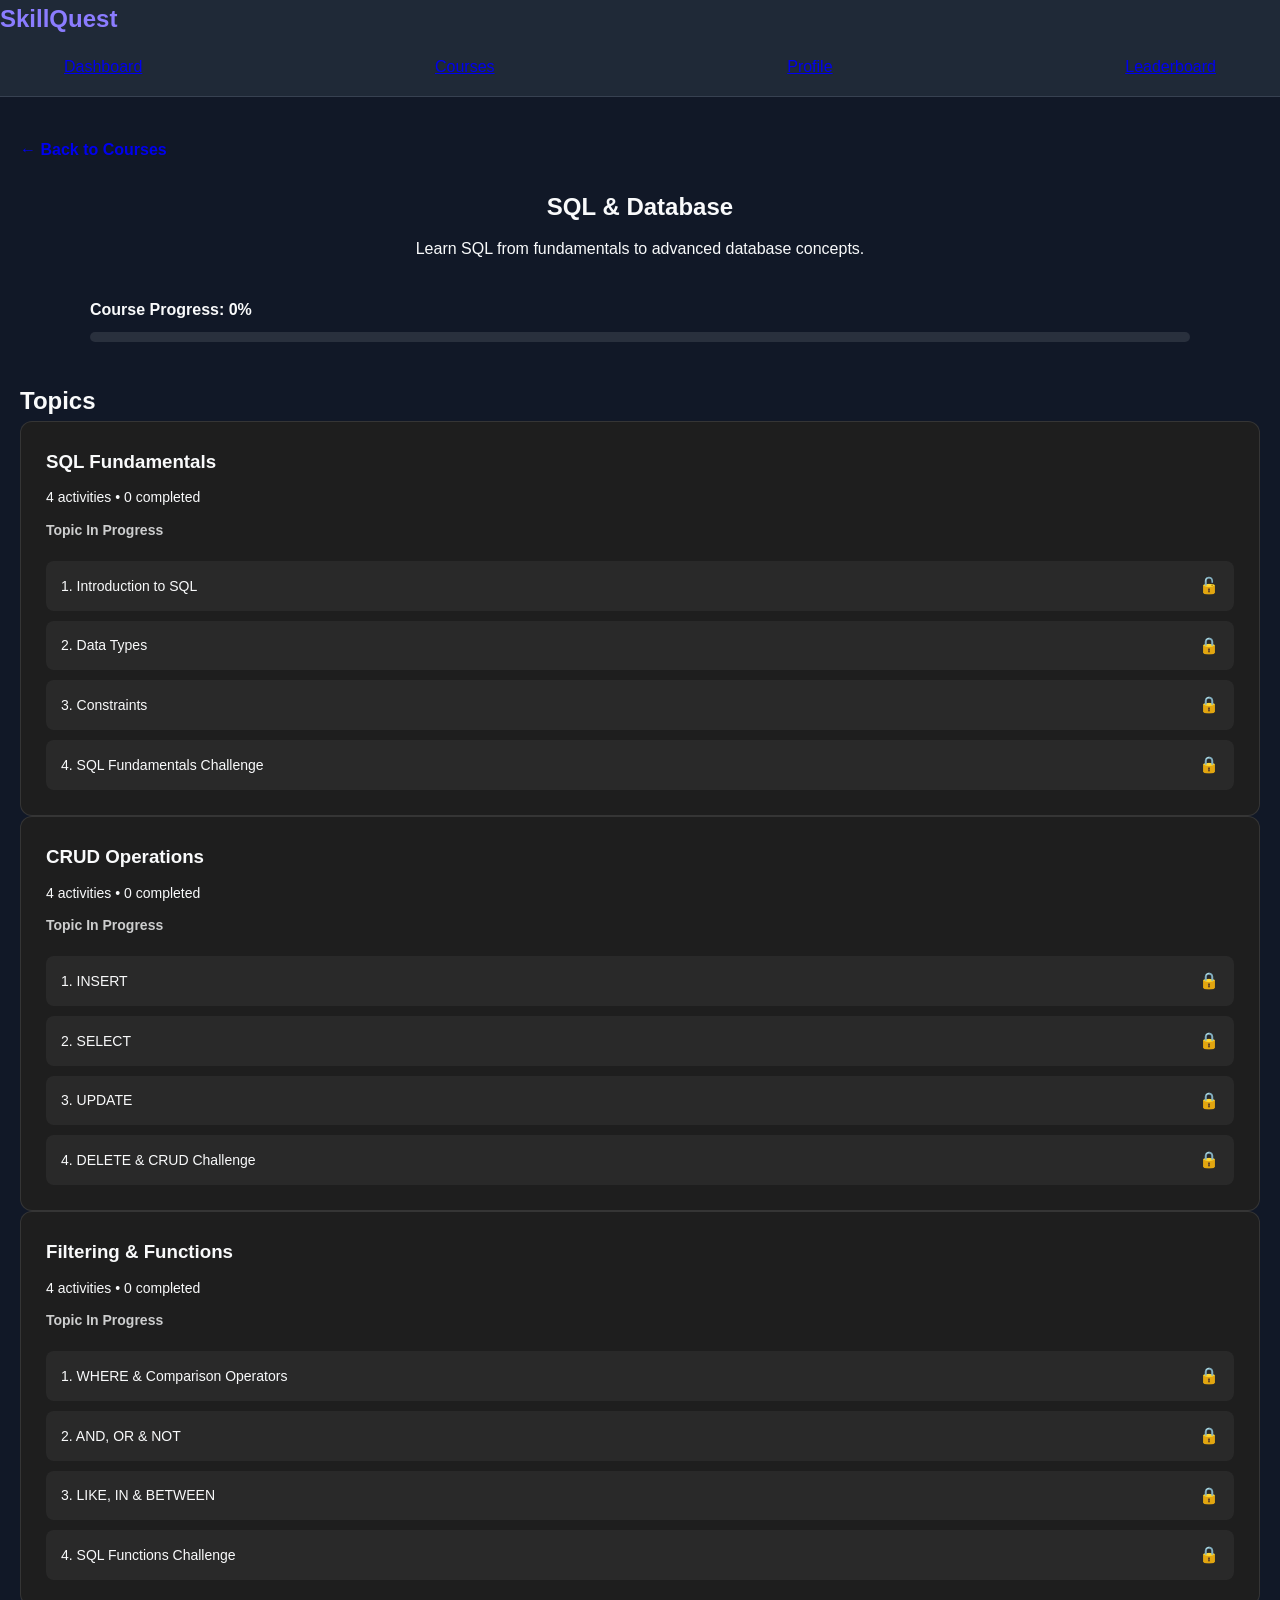
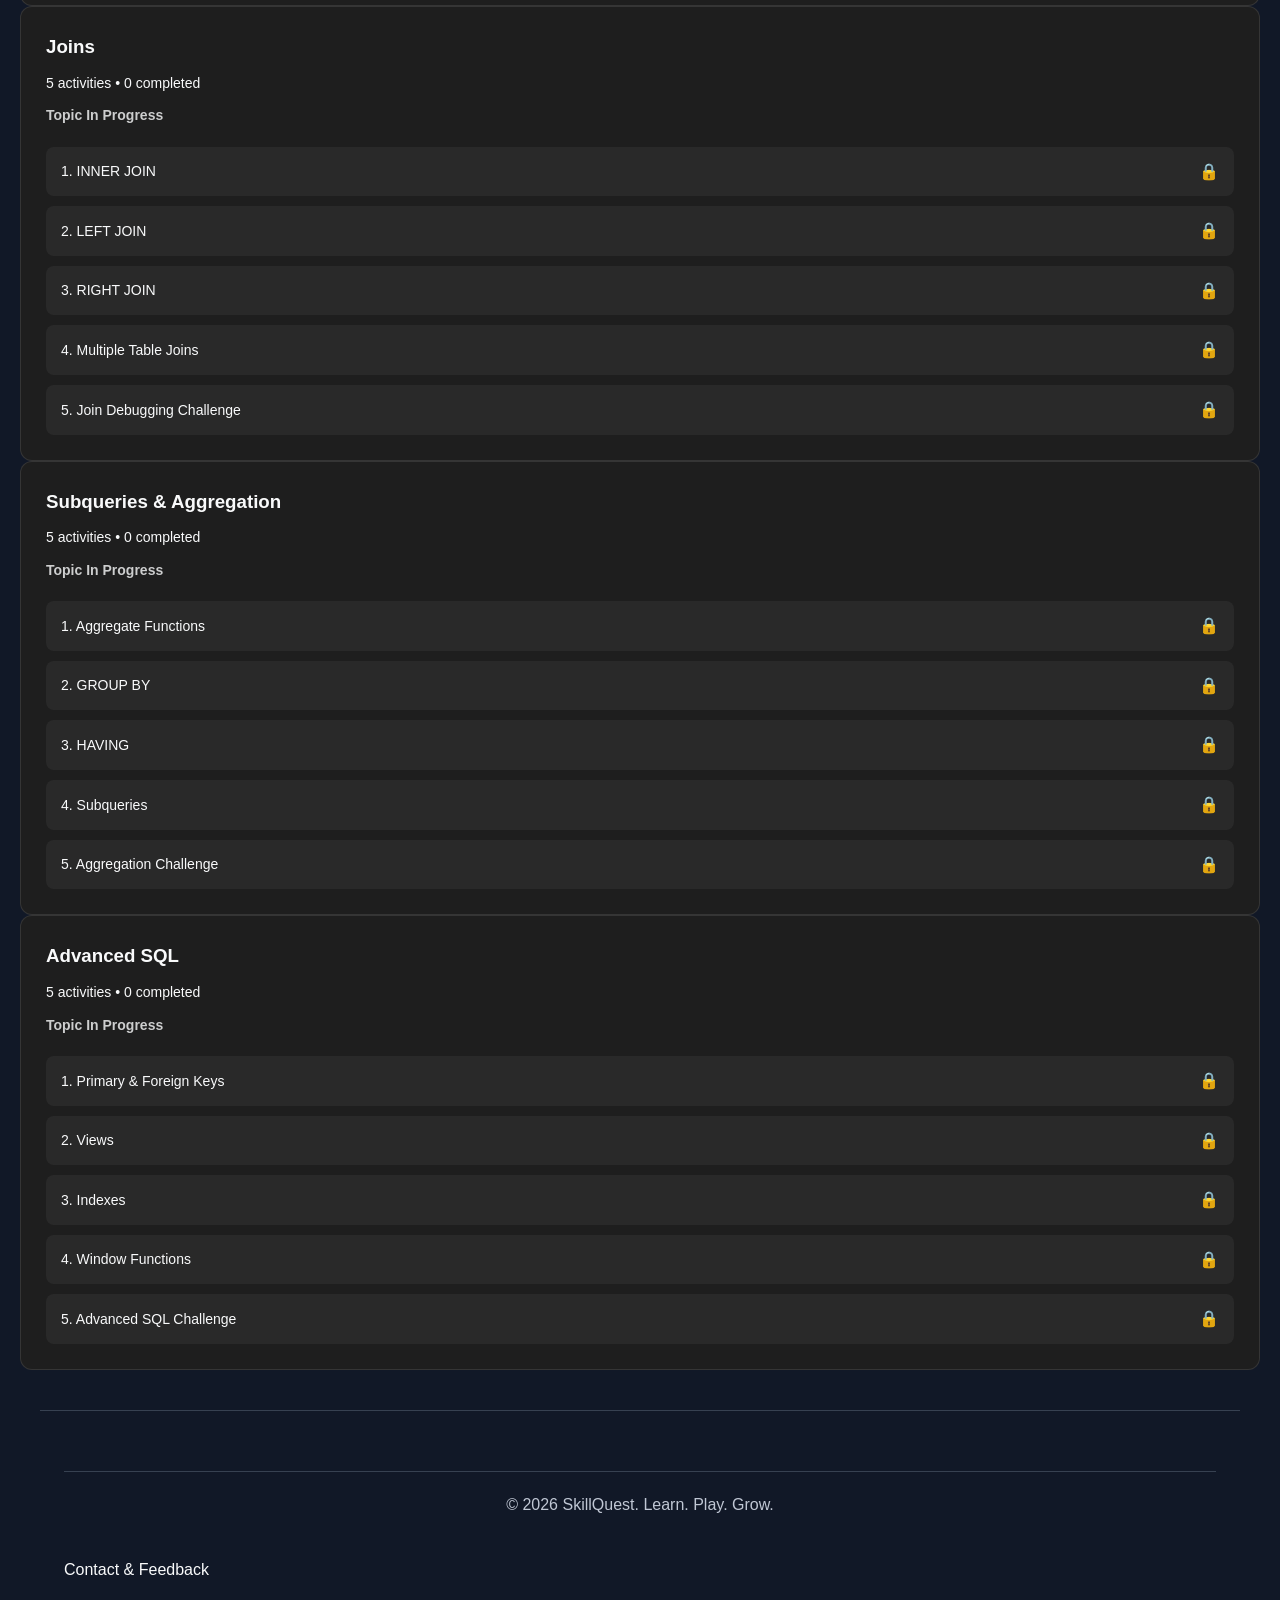
<file: SkillQuest Frontend/pages/sql-course.html>
<!DOCTYPE html>
<html lang="en">

<head>

    <meta charset="UTF-8">

    <meta
        name="viewport"
        content="width=device-width, initial-scale=1.0"
    >

    <title>
        SQL & Database - SkillQuest
    </title>

    <link
        rel="stylesheet"
        href="../css/style.css"
    >

    <link
        rel="stylesheet"
        href="../css/java-course.css"
    >

</head>


<body>


    <!-- ================================= -->
    <!-- HEADER -->
    <!-- ================================= -->

    <header class="main-header">

        <div class="logo">
            SkillQuest
        </div>

        <nav>

            <a href="Dashboard.html">
                Dashboard
            </a>

            <a href="courses.html">
                Courses
            </a>
            <a href="profile.html">Profile</a>
            <a href="leaderboard.html">
    Leaderboard
</a>
            


        </nav>

    </header>


    <!-- ================================= -->
    <!-- COURSE MAIN CONTENT -->
    <!-- ================================= -->

    <main class="course-page">


        <!-- Back Navigation -->

        <a
            href="courses.html"
            class="back-to-courses"
        >
            ← Back to Courses
        </a>


        <!-- ================================= -->
        <!-- COURSE HEADER -->
        <!-- ================================= -->

        <section class="course-header">

            <h1>
                SQL & Database
            </h1>

            <p>
                Learn SQL from fundamentals
                to advanced database concepts.
            </p>

        </section>


        <!-- ================================= -->
        <!-- COURSE PROGRESS -->
        <!-- ================================= -->

        <section class="course-progress-section">

            <p>
                Course Progress:
                <span id="course-progress-text">
                    0%
                </span>
            </p>

            <div class="progress-bar">

                <div
                    class="progress-fill"
                    id="course-progress-fill"
                >
                </div>

            </div>

        </section>


        <!-- ================================= -->
        <!-- SQL TOPICS -->
        <!-- ================================= -->

        <section class="topics-section">

            <h2>
                Topics
            </h2>

            <!--
                JavaScript will dynamically
                generate all SQL topics
                and activities here.
            -->

            <div id="topics-container">

            </div>

        </section>


    </main>


    <!-- ================================= -->
    <!-- FOOTER -->
    <!-- ================================= -->

    <footer class="main-footer">

        <p>
            © 2026 SkillQuest.
            Learn. Play. Grow.
        </p>

        <a href="#">
            Contact & Feedback
        </a>

    </footer>


    <!-- ================================= -->
    <!-- JAVASCRIPT -->
    <!-- ================================= -->

    <script src="../js/sql-course.js"></script>


</body>

</html>
</file>
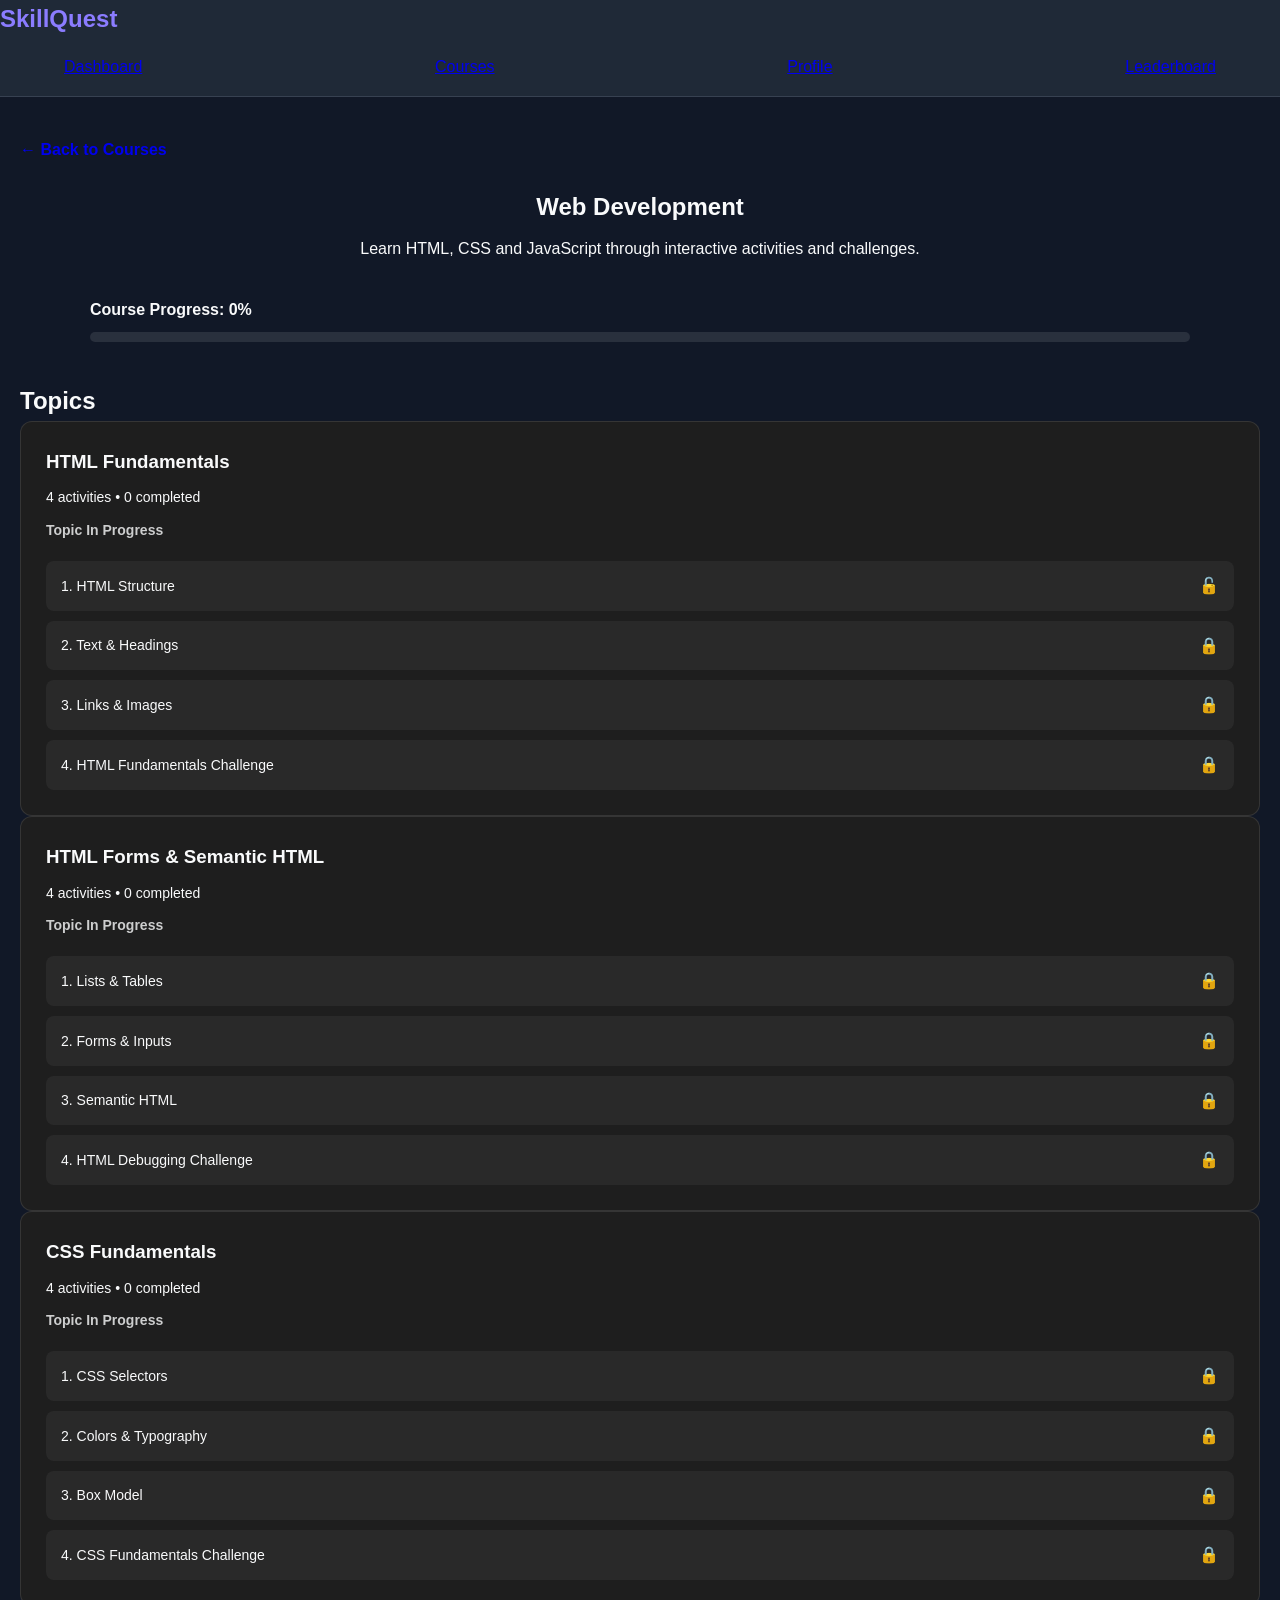
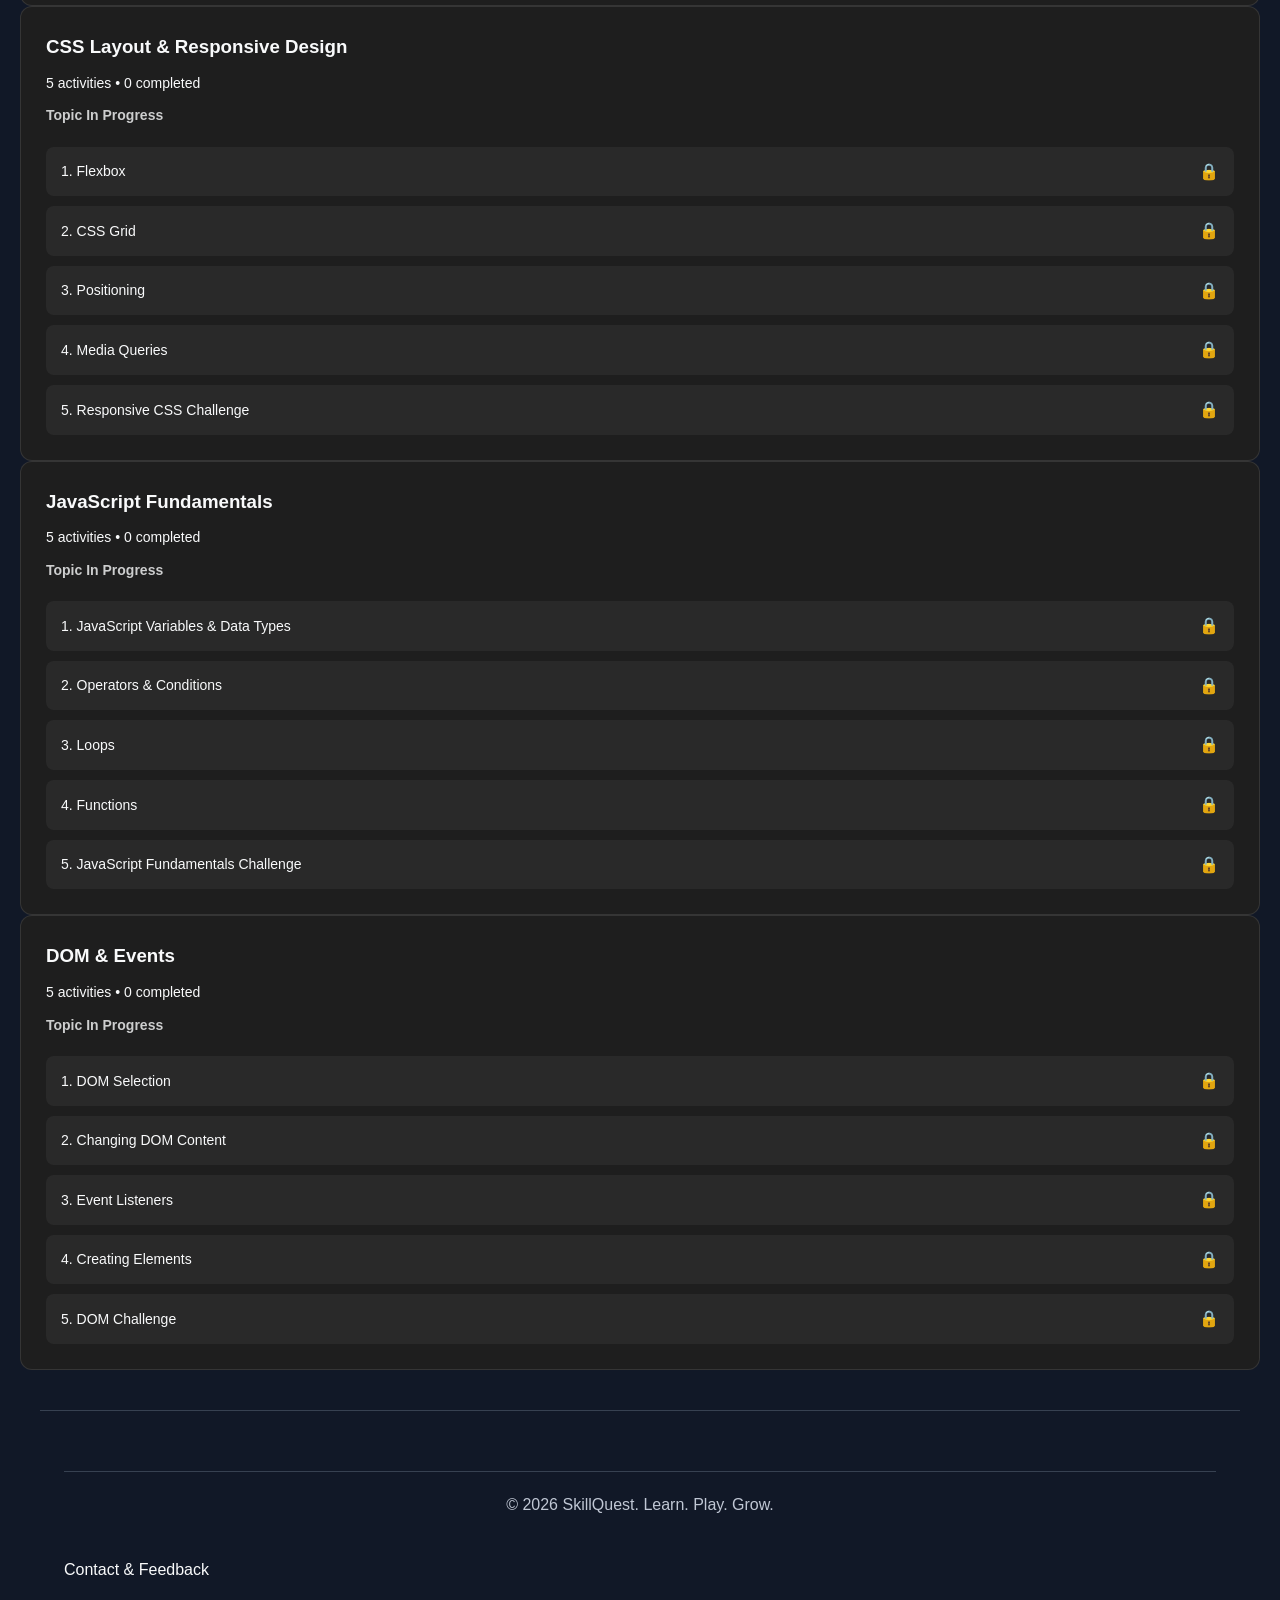
<file: SkillQuest Frontend/pages/web-course.html>
<!DOCTYPE html>
<html lang="en">

<head>

    <meta charset="UTF-8">

    <meta
        name="viewport"
        content="width=device-width, initial-scale=1.0"
    >

    <title>
        Web Development - SkillQuest
    </title>

    <link
        rel="stylesheet"
        href="../css/style.css"
    >

    <link
        rel="stylesheet"
        href="../css/java-course.css"
    >

</head>


<body>


    <!-- ================================= -->
    <!-- HEADER -->
    <!-- ================================= -->

    <header class="main-header">

        <div class="logo">
            SkillQuest
        </div>

        <nav>

            <a href="Dashboard.html">
                Dashboard
            </a>

            <a href="courses.html">
                Courses
            </a>
            <a href="profile.html">Profile</a>
            <a href="leaderboard.html">
    Leaderboard
</a>
        

        </nav>

    </header>


    <!-- ================================= -->
    <!-- COURSE MAIN CONTENT -->
    <!-- ================================= -->

    <main class="course-page">


        <!-- Back Navigation -->

        <a
            href="courses.html"
            class="back-to-courses"
        >
            ← Back to Courses
        </a>


        <!-- ================================= -->
        <!-- COURSE HEADER -->
        <!-- ================================= -->

        <section class="course-header">

            <h1>
                Web Development
            </h1>

            <p>
                Learn HTML, CSS and JavaScript
                through interactive activities
                and challenges.
            </p>

        </section>


        <!-- ================================= -->
        <!-- COURSE PROGRESS -->
        <!-- ================================= -->

        <section class="course-progress-section">

            <p>
                Course Progress:
                <span id="course-progress-text">
                    0%
                </span>
            </p>

            <div class="progress-bar">

                <div
                    class="progress-fill"
                    id="course-progress-fill"
                >
                </div>

            </div>

        </section>


        <!-- ================================= -->
        <!-- WEB TOPICS -->
        <!-- ================================= -->

        <section class="topics-section">

            <h2>
                Topics
            </h2>

            <div id="topics-container">

            </div>

        </section>


    </main>


    <!-- ================================= -->
    <!-- FOOTER -->
    <!-- ================================= -->

    <footer class="main-footer">

        <p>
            © 2026 SkillQuest.
            Learn. Play. Grow.
        </p>

        <a href="#">
            Contact & Feedback
        </a>

    </footer>


    <!-- ================================= -->
    <!-- JAVASCRIPT -->
    <!-- ================================= -->

    <script src="../js/web-course.js"></script>


</body>

</html>
</file>
<file: SkillQuest Frontend/css/style.css>
* {
    margin: 0;
    padding: 0;
    box-sizing: border-box;
}

:root {
    --primary-color: #8b7cff;
    --secondary-color: #ff6b8a;
    --accent-color: #22d3b6;

    --background-color: #111827;
    --surface-color: #1f2937;

    --text-color: #f9fafb;
    --muted-text-color: #c0c7d4;

    --border-color: #374151;

    --max-width: 1200px;
}

html {
    scroll-behavior: smooth;
}

body {
    font-family: Arial, sans-serif;
    background-color: var(--background-color);
    color: var(--text-color);
    line-height: 1.6;
}

header {
    background-color: var(--surface-color);
    position: sticky;
    top: 0;
    z-index: 1000;
    border-bottom: 1px solid var(--border-color);
}

nav {
    max-width: var(--max-width);
    margin: 0 auto;
    padding: 16px 24px;

    display: flex;
    justify-content: space-between;
    align-items: center;
}

.logo {
    font-size: 24px;
    font-weight: bold;
    color: var(--primary-color);
    text-decoration: none;
}

.nav-links {
    display: flex;
    align-items: center;
    gap: 24px;
}

.nav-links a {
    color: var(--text-color);
    text-decoration: none;
    font-weight: 500;
}

.nav-links a:hover {
    color: var(--primary-color);
    transform: translateY(-2px);
}

.nav-button {
    padding: 8px 16px;
    border-radius: 6px;
    font-weight: 600;
    transition: transform 0.2s ease, opacity 0.2s ease;
}

.login-button {
    border: 1px solid var(--primary-color);
    color: var(--primary-color) !important;
}

.register-button {
    background-color: var(--primary-color);
    color: white !important;
}

.login-button:hover {
    background-color: var(--primary-color);
    color: white !important;
}

.register-button:hover {
    opacity: 0.9;
}

#hero {
    max-width: var(--max-width);
    margin: 0 auto;
    padding: 100px 24px;
    text-align: center;
    border-bottom: 1px solid var(--border-color);
}

#hero h1 {
    font-size: 48px;
    margin-bottom: 20px;
    color: var(--text-color);
}

#hero h1 span {
    color: var(--primary-color);
}

#hero p {
    max-width: 700px;
    margin: 0 auto 30px;
    color: var(--muted-text-color);
    font-size: 18px;
}

.cta-button {
    display: inline-block;
    padding: 12px 24px;
    background-color: var(--primary-color);
    color: white;
    text-decoration: none;
    border-radius: 8px;
    font-weight: 600;
    transition: transform 0.2s ease, opacity 0.2s ease;
    box-shadow: 0 4px 12px rgba(139, 124, 255, 0.25);
}

.cta-button:hover {
    transform: translateY(-2px);
    opacity: 0.9;
}

#how-it-works {
    max-width: var(--max-width);
    margin: 0 auto;
    padding: 80px 24px;
    text-align: center;
    border-bottom: 1px solid var(--border-color);
}

#how-it-works > p {
    max-width: 700px;
    margin: 0 auto 40px;
    color: var(--muted-text-color);
}

.steps-container {
    display: grid;
    grid-template-columns: repeat(4, 1fr);
    gap: 24px;
}

.steps-container article {
    background-color: var(--surface-color);
    padding: 24px;
    border: 1px solid var(--border-color);
    border-radius: 12px;
}

.steps-container article h3 {
    margin-bottom: 12px;
}

.steps-container article p {
    color: var(--muted-text-color);
}

#courses {
    max-width: var(--max-width);
    margin: 0 auto;
    padding: 80px 24px;
    text-align: center;
    border-bottom: 1px solid var(--border-color);
}

#courses > p {
    max-width: 700px;
    margin: 0 auto 40px;
    color: var(--muted-text-color);
}

.courses-container {
    display: grid;
    grid-template-columns: repeat(3, 1fr);
    gap: 24px;
}

.courses-container article {
    background-color: var(--surface-color);
    padding: 30px;
    border: 1px solid var(--border-color);
    border-radius: 12px;
    text-align: left;
}

.courses-container article h3 {
    margin-bottom: 12px;
}

.courses-container article p {
    color: var(--muted-text-color);
    margin-bottom: 12px;
}

.courses-container article a {
    color: var(--primary-color);
    font-weight: 600;
    text-decoration: none;
}

.courses-container article:hover {
    box-shadow: 0 8px 20px rgba(0, 0, 0, 0.25);
    text-decoration: underline;
}

#game-types {
    max-width: var(--max-width);
    margin: 0 auto;
    padding: 80px 24px;
    text-align: center;
    border-bottom: 1px solid var(--border-color);
}

#game-types > p {
    max-width: 700px;
    margin: 0 auto 40px;
    color: var(--muted-text-color);
}

.games-container {
    display: grid;
    grid-template-columns: repeat(3, 1fr);
    gap: 24px;
}

.games-container article {
    background-color: var(--surface-color);
    padding: 30px;
    border: 1px solid var(--border-color);
    border-radius: 12px;
}

.games-container article h3 {
    margin-bottom: 12px;
}

.games-container article p {
    color: var(--muted-text-color);
}

.games-container article:hover {
    box-shadow: 0 8px 20px rgba(0, 0, 0, 0.25);
}

#why-skillquest {
    max-width: var(--max-width);
    margin: 0 auto;
    padding: 80px 24px;
    text-align: center;
    border-bottom: 1px solid var(--border-color);
}

#why-skillquest > p {
    max-width: 700px;
    margin: 0 auto 40px;
    color: var(--muted-text-color);
}

.features-container {
    display: grid;
    grid-template-columns: repeat(3, 1fr);
    gap: 24px;
}

.features-container article {
    background-color: var(--surface-color);
    padding: 30px;
    border: 1px solid var(--border-color);
    border-radius: 12px;
}

.features-container article h3 {
    margin-bottom: 12px;
}

.features-container article p {
    color: var(--muted-text-color);
}

.features-container article:hover {
    box-shadow: 0 8px 20px rgba(0, 0, 0, 0.25);
}

#contact {
    max-width: var(--max-width);
    margin: 0 auto;
    padding: 80px 24px;
    text-align: center;
    border-bottom: 1px solid var(--border-color);
}

#contact > p {
    max-width: 700px;
    margin: 0 auto 40px;
    color: var(--muted-text-color);
}

#contact form {
    max-width: 600px;
    margin: 0 auto;
    padding: 30px;
    background-color: var(--surface-color);
    border: 1px solid var(--border-color);
    border-radius: 12px;
    text-align: left;
}

#contact form > div {
    margin-bottom: 20px;
}

#contact label {
    display: block;
    margin-bottom: 8px;
    font-weight: 600;
}

#contact input,
#contact textarea {
    width: 100%;
    padding: 12px;
    border: 1px solid var(--border-color);
    border-radius: 6px;
    font-family: inherit;
    font-size: 16px;
}

#contact button {
    width: 100%;
    padding: 12px;
    background-color: var(--primary-color);
    color: white;
    border: none;
    border-radius: 8px;
    font-size: 16px;
    font-weight: 600;
    cursor: pointer;
}

#contact button:hover {
    opacity: 0.9;
}

footer {
    max-width: var(--max-width);
    margin: 0 auto;
    padding: 60px 24px 30px;

    display: grid;
    grid-template-columns: 1fr 1fr 1fr;
    gap: 40px;

    border-top: 1px solid var(--border-color);
}

footer h2,
footer h3 {
    margin-bottom: 12px;
}

footer p {
    color: var(--muted-text-color);
}

footer a {
    display: block;
    margin-bottom: 8px;
    color: var(--text-color);
    text-decoration: none;
}

footer a:hover {
    color: var(--primary-color);
}

footer > p {
    grid-column: 1 / -1;
    text-align: center;
    padding-top: 20px;
    border-top: 1px solid var(--border-color);
}

#game-types {
    border-bottom: 1px solid var(--border-color);
}

#why-skillquest {
    border-bottom: 1px solid var(--border-color);
}

.steps-container article {
    transition: transform 0.2s ease, border-color 0.2s ease;
}

.courses-container article,
.games-container article,
.features-container article {
    transition: transform 0.2s ease, border-color 0.2s ease, box-shadow 0.2s ease;
}

.steps-container article p,
.courses-container article p,
.games-container article p,
.features-container article p {
    line-height: 1.7;
}

.steps-container article h3,
.courses-container article h3,
.games-container article h3,
.features-container article h3 {
    font-size: 20px;
    margin-bottom: 12px;
}

.steps-container article:hover,
.courses-container article:hover,
.games-container article:hover,
.features-container article:hover {
    transform: translateY(-4px);
    border-color: var(--primary-color);
}

#how-it-works h2,
#courses h2,
#game-types h2,
#why-skillquest h2,
#contact h2 {
    font-size: 34px;
    margin-bottom: 16px;
}

#how-it-works > p,
#courses > p,
#game-types > p,
#why-skillquest > p,
#contact > p {
    line-height: 1.7;
}

@media (max-width: 900px) {
    .steps-container,
    .courses-container,
    .games-container,
    .features-container {
        grid-template-columns: repeat(2, 1fr);
    }
}

@media (max-width: 600px) {
    .steps-container,
    .courses-container,
    .games-container,
    .features-container {
        grid-template-columns: 1fr;
    }
}

@media (max-width: 600px) {
    nav {
        flex-direction: column;
        gap: 20px;
    }

    .nav-links {
        flex-wrap: wrap;
        justify-content: center;
        gap: 12px;
    }
}
@media (max-width: 600px) {
    .nav-links {
        gap: 16px;
    }
}

@media (max-width: 600px) {
    #hero {
        padding: 70px 20px;
    }
}

@media (max-width: 600px) {
    #hero h1 {
        font-size: 36px;
    }

    #hero p {
        font-size: 16px;
    }
}

@media (max-width: 600px) {
    #how-it-works,
    #courses,
    #game-types,
    #why-skillquest,
    #contact {
        padding: 60px 20px;
    }
}

@media (max-width: 600px) {
    footer {
        grid-template-columns: 1fr;
        gap: 30px;
        text-align: center;
    }

    footer a {
        margin-bottom: 10px;
    }
}

@media (max-width: 600px) {
    #contact form {
        padding: 20px;
    }

    #contact input,
    #contact textarea {
        font-size: 16px;
    }
}

@media (max-width: 600px) {
    #how-it-works h2,
    #courses h2,
    #game-types h2,
    #why-skillquest h2,
    #contact h2 {
        font-size: 28px;
    }
}

@media (max-width: 600px) {
    .steps-container article,
    .courses-container article,
    .games-container article,
    .features-container article {
        padding: 24px;
    }
}

.success-message {
    color: var(--accent-color);
}

.error-message {
    color: var(--secondary-color);
}

.course-card.selected {
    transform: translateY(-5px);
    border: 2px solid;
}

.game-card.selected {
    transform: translateY(-5px);
    border: 2px solid;
}

#dashboard {
    max-width: var(--max-width);
    margin: 0 auto;
    padding: 60px 24px;
}

#dashboard-welcome {
    margin-bottom: 40px;
}

#dashboard-welcome h1 {
    font-size: 36px;
    margin-bottom: 10px;
}

#dashboard-welcome p {
    color: var(--muted-text-color);
}

#dashboard-stats {
    display: grid;
    grid-template-columns: repeat(3, 1fr);
    gap: 24px;
    margin-bottom: 60px;
}

.stat-card {
    background-color: var(--surface-color);
    padding: 24px;
    border: 1px solid var(--border-color);
    border-radius: 12px;
}

.stat-card h2 {
    margin-bottom: 10px;
}

.stat-card p {
    color: var(--muted-text-color);
    font-size: 20px;
}
</file>
<file: SkillQuest Frontend/css/activity.css>
.activity-page {
    min-height: calc(100vh - 140px);
    padding: 40px 20px;
}

.activity-header {
    max-width: 900px;
    margin: 0 auto 35px;
    text-align: center;
}

.activity-header p {
    margin: 8px 0;
    line-height: 1.6;
}

.activity-header h1 {
    margin: 10px 0;
}

.activity-content {
    max-width: 900px;
    margin: 0 auto 30px;
    padding: 30px;
    border-radius: 12px;
    background: var(--card-bg, #1e1e1e);
    border: 1px solid rgba(255, 255, 255, 0.1);
}

.activity-content h2 {
    margin-top: 0;
}

.activity-actions {
    max-width: 900px;
    margin: 0 auto;
    text-align: center;
}

#complete-activity-btn,
#back-to-course-btn {
    padding: 12px 25px;
    border: none;
    border-radius: 8px;
    cursor: pointer;
    font-size: 15px;
    margin: 5px;
}

#complete-activity-btn:disabled {
    cursor: not-allowed;
    opacity: 0.6;
}

@media (max-width: 600px) {

    .activity-page {
        padding: 30px 15px;
    }

    .activity-content {
        padding: 20px;
    }

    .activity-header h1 {
        font-size: 26px;
    }

    #complete-activity-btn,
    #back-to-course-btn {
        width: 100%;
        margin: 5px 0;
    }

}

.game-container {
    max-width: 700px;
    margin: 30px auto;
    padding: 25px;
    border-radius: 12px;
    background: #1e1e1e;
    border: 1px solid rgba(255, 255, 255, 0.1);
}

#quiz-options {
    display: grid;
    gap: 12px;
    margin-top: 20px;
}

.quiz-option {
    padding: 12px;
    border: none;
    border-radius: 8px;
    cursor: pointer;
    text-align: left;
}

#quiz-feedback {
    margin-top: 20px;
    font-weight: 600;
}

#next-question-btn {
    margin-top: 15px;
    padding: 10px 16px;
    border: none;
    border-radius: 8px;
    cursor: pointer;
}

.hidden {
    display: none;
}

#fill-blank-answer {
    width: 100%;
    box-sizing: border-box;
    margin-top: 15px;
    padding: 12px;
    border-radius: 8px;
    border: 1px solid rgba(255, 255, 255, 0.2);
    background: #121212;
    color: white;
}

#check-fill-blank-btn {
    margin-top: 15px;
    padding: 10px 16px;
    border: none;
    border-radius: 8px;
    cursor: pointer;
}

#fill-blank-feedback {
    margin-top: 15px;
    font-weight: 600;
}

#matching-game {
    display: grid;
    grid-template-columns: 1fr 1fr;
    gap: 20px;
    margin-top: 20px;
}

.matching-column {
    display: flex;
    flex-direction: column;
    gap: 12px;
}

.match-term,
.match-meaning {
    padding: 12px;
    border: none;
    border-radius: 8px;
    cursor: pointer;
}

.selected-match {
    outline: 2px solid white;
}

.matched {
    opacity: 0.5;
    cursor: default;
}

#matching-feedback {
    margin-top: 20px;
    font-weight: 600;
}

@media (max-width: 600px) {

    #matching-game {
        grid-template-columns: 1fr;
    }

}

@media (max-width: 600px) {

    .game-container {
        margin: 20px 10px;
        padding: 18px;
    }

    #quiz-options {
        gap: 10px;
    }

    .quiz-option,
    #check-fill-blank-btn,
    #next-question-btn {
        width: 100%;
        box-sizing: border-box;
    }

    #matching-game {
        grid-template-columns: 1fr;
        gap: 15px;
    }

    .match-term,
    .match-meaning {
        width: 100%;
        box-sizing: border-box;
    }

}

/* =================================
   CODE OUTPUT GAME
================================= */

.code-box {
    background: #111827;
    padding: 20px;
    border-radius: 10px;
    overflow-x: auto;
    margin: 20px 0;
    line-height: 1.6;
}

.code-box code {
    font-family: Consolas, monospace;
    white-space: pre;
}

.code-output-options {
    display: grid;
    gap: 12px;
}

.code-output-option {
    padding: 12px;
    border: none;
    border-radius: 8px;
    cursor: pointer;
    text-align: left;
}

#code-output-feedback {
    margin-top: 18px;
    font-weight: 600;
}

#next-code-output-btn {
    margin-top: 15px;
    padding: 10px 16px;
    border: none;
    border-radius: 8px;
    cursor: pointer;
}

/* =================================
   DEBUGGING GAME
================================= */

.debugging-options {
    display: grid;
    gap: 12px;
}

.debugging-option {
    padding: 12px;
    border: none;
    border-radius: 8px;
    cursor: pointer;
    text-align: left;
}

#debugging-feedback {
    margin-top: 18px;
    font-weight: 600;
}

#next-debugging-btn {
    margin-top: 15px;
    padding: 10px 16px;
    border: none;
    border-radius: 8px;
    cursor: pointer;
}

/* =================================
   CODE ORDERING GAME
================================= */

#code-ordering-lines,
#selected-code-order {
    display: grid;
    gap: 10px;
    margin-top: 15px;
    margin-bottom: 20px;
}

.code-order-line,
.selected-order-line {
    padding: 12px;
    border: none;
    border-radius: 8px;
    font-family: Consolas, monospace;
    text-align: left;
}

.code-order-line {
    cursor: pointer;
}

.code-order-line:disabled {
    cursor: not-allowed;
    opacity: 0.5;
}

.selected-order-line {
    background: #111827;
}

#reset-code-order-btn,
#check-code-order-btn,
#next-code-order-btn {
    margin-top: 10px;
    margin-right: 10px;
    padding: 10px 16px;
    border: none;
    border-radius: 8px;
    cursor: pointer;
}

#code-ordering-feedback {
    margin-top: 18px;
    font-weight: 600;
}

/* =================================
   CODE CHALLENGE GAME
================================= */

#code-challenge-answer {
    width: 100%;
    margin-top: 15px;
    padding: 14px;
    border-radius: 8px;
    font-family: Consolas, monospace;
    resize: vertical;
    box-sizing: border-box;
}

#check-code-challenge-btn,
#next-code-challenge-btn {
    margin-top: 15px;
    padding: 10px 16px;
    border: none;
    border-radius: 8px;
    cursor: pointer;
}

#code-challenge-feedback {
    margin-top: 18px;
    font-weight: 600;
}

/* =================================
   FINAL RESPONSIVE FIXES
================================= */

@media (max-width: 768px) {

    .activity-page {
        padding: 20px 15px;
    }

    .activity-header h1 {
        font-size: 1.8rem;
    }

    .game-container {
        padding: 18px;
    }

    #quiz-options,
    .code-output-options,
    .debugging-options,
    #code-ordering-lines,
    #selected-code-order {
        width: 100%;
    }

    .code-output-option,
    .debugging-option,
    .code-order-line,
    .selected-order-line {
        width: 100%;
        box-sizing: border-box;
    }

    .code-box {
        overflow-x: auto;
        font-size: 0.9rem;
    }

    #fill-blank-answer,
    #code-challenge-answer {
        width: 100%;
        box-sizing: border-box;
    }

    #reset-code-order-btn,
    #check-code-order-btn,
    #next-code-order-btn,
    #check-code-challenge-btn,
    #next-code-challenge-btn,
    #next-code-output-btn,
    #next-debugging-btn,
    #next-true-false-btn {
        width: 100%;
        margin-right: 0;
    }

    .activity-actions {
        display: grid;
        grid-template-columns: 1fr;
        gap: 12px;
    }

    .activity-actions button {
        width: 100%;
    }

}

@media (max-width: 480px) {

    .activity-header h1 {
        font-size: 1.5rem;
    }

    .activity-header p {
        font-size: 0.95rem;
    }

    .game-container {
        padding: 15px;
    }

    .code-box {
        font-size: 0.82rem;
        padding: 14px;
    }

}
</file>
<file: SkillQuest Frontend/css/admin.css>
.admin-page {
    min-height: calc(100vh - 140px);
    padding: 40px 20px;
}

.admin-header {
    max-width: 1100px;
    margin: 0 auto 35px;
    text-align: center;
}

.admin-header h1 {
    margin-bottom: 10px;
}

.admin-header p {
    margin: 0;
    line-height: 1.6;
}

.admin-section {
    max-width: 1100px;
    margin: 0 auto 30px;
    padding: 25px;
    border-radius: 12px;
    background: var(--card-bg, #1e1e1e);
    border: 1px solid rgba(255, 255, 255, 0.1);
}

.admin-section h2 {
    margin-top: 0;
    margin-bottom: 20px;
}

.section-header {
    display: flex;
    align-items: center;
    justify-content: space-between;
    gap: 15px;
    margin-bottom: 20px;
}

.section-header h2 {
    margin: 0;
}

#add-course-btn {
    padding: 10px 18px;
    border: none;
    border-radius: 8px;
    cursor: pointer;
    font-size: 14px;
}

#course-management {
    display: flex;
    flex-direction: column;
    gap: 15px;
}

.admin-course-card {
    display: flex;
    align-items: center;
    justify-content: space-between;
    gap: 20px;

    padding: 18px;

    border-radius: 10px;
    background: rgba(255, 255, 255, 0.05);
}

.admin-course-card h3 {
    margin: 0 0 5px;
}

.admin-course-card p {
    margin: 0;
    font-size: 14px;
}

.course-actions {
    display: flex;
    gap: 10px;
}

.course-actions button {
    padding: 8px 14px;
    border: none;
    border-radius: 6px;
    cursor: pointer;
}

.course-form-container {
    display: flex;
    gap: 10px;
    margin-bottom: 20px;
}

.course-form-container input {
    flex: 1;
    padding: 10px;
    border-radius: 6px;
    border: 1px solid rgba(255, 255, 255, 0.2);
}

.course-form-container button {
    padding: 10px 15px;
    border: none;
    border-radius: 6px;
    cursor: pointer;
}

.hidden {
    display: none;
}

.course-form-container select {
    flex: 1;
    padding: 10px;
    border-radius: 6px;
    border: 1px solid rgba(255, 255, 255, 0.2);
    background: #1e1e1e;
    color: white;
}

.course-form-container select:focus,
.course-form-container input:focus {
    outline: none;
    border-color: rgba(255, 255, 255, 0.4);
}

@media (max-width: 768px) {

    .section-header {
        flex-direction: column;
        align-items: stretch;
    }

    .section-header button {
        width: 100%;
    }

    .course-form-container {
        flex-direction: column;
    }

    .admin-course-card {
        flex-direction: column;
        align-items: flex-start;
    }

    .course-actions {
        width: 100%;
    }

    .course-actions button {
        flex: 1;
    }

}
</file>
<file: SkillQuest Frontend/css/courses.css>
.courses-page {
    min-height: calc(100vh - 140px);
    padding: 40px 20px;
}

.courses-hero {
    text-align: center;
    margin-bottom: 40px;
}

.courses-hero h1 {
    margin-bottom: 10px;
}

.courses-hero p {
    margin: 0;
}

.courses-section {
    width: 100%;
}

.courses-container {
    width: 100%;
    max-width: 1100px;
    margin: 0 auto;

    display: grid;
    grid-template-columns: repeat(3, 1fr);
    gap: 25px;
}

.course-card {
    padding: 25px;
    border-radius: 12px;
    background: var(--card-bg, #1e1e1e);
    border: 1px solid rgba(255, 255, 255, 0.1);

    display: flex;
    flex-direction: column;
    gap: 15px;
}

.course-card h2 {
    margin: 0;
}

.course-card p {
    margin: 0;
    line-height: 1.6;
}

.course-progress {
    margin-top: auto;
}

.course-progress span {
    display: block;
    margin-bottom: 8px;
}

.progress-bar {
    width: 100%;
    height: 8px;
    border-radius: 10px;
    overflow: hidden;
    background: rgba(255, 255, 255, 0.1);
}

.progress-fill {
    height: 100%;
    border-radius: 10px;
}

.course-btn {
    width: 100%;
    padding: 12px;
    border: none;
    border-radius: 8px;
    cursor: pointer;
    font-size: 15px;
}

.course-card {
    transition: transform 0.2s ease, box-shadow 0.2s ease;
}

.course-card:hover {
    transform: translateY(-5px);
    box-shadow: 0 8px 20px rgba(0, 0, 0, 0.25);
}

.course-btn {
    transition: transform 0.2s ease, opacity 0.2s ease;
}

.course-btn:hover {
    transform: translateY(-2px);
    opacity: 0.9;
}

.course-xp {
    margin: 0;
    font-weight: 500;
}

.lesson-count {
    margin: 0;
    font-size: 14px;
}

.course-progress span {
    font-size: 14px;
    font-weight: 600;
}

.progress-fill {
    transition: width 0.4s ease;
}

@media (max-width: 900px) {
    .courses-container {
        grid-template-columns: repeat(2, 1fr);
    }
}

@media (max-width: 600px) {
    .courses-page {
        padding: 30px 15px;
    }

    .courses-container {
        grid-template-columns: 1fr;
    }
}

.course-search {
    width: 100%;
    max-width: 500px;
    margin: 0 auto 30px;
}

.course-search input {
    width: 100%;
    padding: 13px 16px;
    border: 1px solid rgba(255, 255, 255, 0.15);
    border-radius: 8px;
    font-size: 15px;
    box-sizing: border-box;
    outline: none;
}

.course-search input:focus {
    border-color: currentColor;
}

.no-courses-message {
    display: none;
    text-align: center;
    margin-top: 30px;
    font-size: 16px;
}

.course-status {
    margin: 0;
    font-size: 14px;
    font-weight: 600;
}

.topics-section {
    max-width: 1100px;
    margin: 0 auto;
}

.topics-section h2 {
    margin-bottom: 25px;
}

#topics-container {
    display: flex;
    flex-direction: column;
    gap: 20px;
}
</file>
<file: SkillQuest Frontend/css/dashboard.css>
/* ========================================
   Dashboard Container
======================================== */

#dashboard {
    max-width: var(--max-width);
    margin: 0 auto;
    padding: 60px 24px;
}


/* ========================================
   Welcome / Profile Section
======================================== */

#dashboard-welcome {
    display: flex;
    justify-content: space-between;
    align-items: center;
    gap: 30px;
    margin-bottom: 40px;
}

.dashboard-greeting {
    color: var(--muted-text-color);
    margin-bottom: 8px;
}

#dashboard-welcome h1 {
    font-size: 36px;
    margin-bottom: 10px;
}

.welcome-content > p:last-child {
    color: var(--muted-text-color);
}

.profile-summary {
    background-color: var(--surface-color);
    padding: 20px 30px;
    border: 1px solid var(--border-color);
    border-radius: 12px;
    text-align: center;
    min-width: 140px;
}

.profile-summary p:first-child {
    font-size: 20px;
    font-weight: bold;
    margin-bottom: 8px;
}

.profile-summary p:last-child {
    color: var(--muted-text-color);
}


/* ========================================
   XP + Energy Stats
======================================== */

.stats-section {
    margin-top: 25px;
    display: grid;
    grid-template-columns: repeat(2, 1fr);
    gap: 20px;
}

.stat-card {
    display: flex;
    align-items: center;
    gap: 15px;
    padding: 20px;
    border-radius: 16px;
    background-color: var(--surface-color);
    border: 1px solid var(--border-color);
    box-shadow: 0 4px 15px rgba(0, 0, 0, 0.08);
}

.stat-icon {
    font-size: 35px;
}

.stat-content p {
    margin: 0 0 5px;
    font-size: 14px;
}

.stat-content h2 {
    margin: 0 0 5px;
}

.stat-content span {
    font-size: 13px;
}


/* ========================================
   Overall Progress
======================================== */

.overall-progress {
    margin-top: 25px;
    padding: 25px;
    border-radius: 16px;
    background-color: var(--surface-color);
    border: 1px solid var(--border-color);
    box-shadow: 0 4px 15px rgba(0, 0, 0, 0.08);
}

.progress-header {
    display: flex;
    justify-content: space-between;
    align-items: center;
}

.progress-header p {
    margin: 0 0 5px;
    font-size: 14px;
}

.progress-header h2 {
    margin: 0;
    font-size: 28px;
}

.progress-header span {
    font-size: 14px;
}

.overall-progress-bar {
    width: 100%;
    height: 10px;
    margin-top: 20px;
    border-radius: 10px;
    background-color: #e5e7eb;
    overflow: hidden;
}

.overall-progress-fill {
    height: 100%;
    border-radius: 10px;
}

.progress-message {
    margin: 12px 0 0;
    font-size: 14px;
}


/* ========================================
   Courses Section
======================================== */

.courses-section {
    margin-top: 30px;
}

.section-header {
    display: flex;
    justify-content: space-between;
    align-items: center;
    margin-bottom: 20px;
}

.section-header h2 {
    margin: 0;
}

.section-header a {
    text-decoration: none;
    font-size: 14px;
}

.course-grid {
    display: grid;
    grid-template-columns: repeat(3, 1fr);
    gap: 20px;
}

.course-card {
    padding: 20px;
    border-radius: 16px;
    background-color: var(--surface-color);
    border: 1px solid var(--border-color);
    box-shadow: 0 4px 15px rgba(0, 0, 0, 0.08);
}

.course-icon {
    font-size: 35px;
    margin-bottom: 15px;
}

.course-content h3 {
    margin: 0 0 8px;
}

.course-content p {
    font-size: 14px;
    line-height: 1.5;
    margin-bottom: 18px;
}

.course-info {
    display: flex;
    justify-content: space-between;
    font-size: 13px;
    margin-bottom: 8px;
}

.progress-bar {
    width: 100%;
    height: 8px;
    border-radius: 10px;
    background-color: #e5e7eb;
    overflow: hidden;
    margin-bottom: 18px;
}

.progress-fill {
    height: 100%;
    border-radius: 10px;
}

.lesson-progress {
    font-size: 12px;
    margin: 8px 0 15px;
}

.continue-btn {
    width: 100%;
    padding: 10px;
    border: none;
    border-radius: 8px;
    cursor: pointer;
}


/* ========================================
   Responsive Design
======================================== */

@media (max-width: 900px) {

    .course-grid {
        grid-template-columns: repeat(2, 1fr);
    }

}


@media (max-width: 600px) {

    #dashboard {
        padding: 40px 20px;
    }

    #dashboard-welcome {
        flex-direction: column;
        align-items: flex-start;
    }

    #dashboard-welcome h1 {
        font-size: 30px;
    }

    .stats-section {
        grid-template-columns: 1fr;
    }

    .course-grid {
        grid-template-columns: 1fr;
    }

}
</file>
<file: SkillQuest Frontend/css/java-course.css>
.course-page {
    min-height: calc(100vh - 140px);
    padding: 40px 20px;
}

.course-header {
    max-width: 1100px;
    margin: 0 auto 35px;
    text-align: center;
}

.course-header h1 {
    margin: 0 0 10px;
}

.course-header p {
    margin: 0;
    line-height: 1.6;
}

.course-progress-section {
    max-width: 1100px;
    margin: 0 auto 40px;
}

.course-progress-section p {
    margin: 0 0 10px;
    font-weight: 600;
}

.course-progress-section .progress-bar {
    width: 100%;
    height: 10px;
    border-radius: 10px;
    overflow: hidden;
    background: rgba(255, 255, 255, 0.1);
}

.course-progress-section .progress-fill {
    height: 100%;
    width: 72%;
    border-radius: 10px;
    transition: width 0.4s ease;
}

.topic-card {
    padding: 25px;
    border-radius: 12px;
    background: var(--card-bg, #1e1e1e);
    border: 1px solid rgba(255, 255, 255, 0.1);

    display: flex;
    flex-direction: column;
    gap: 10px;
}

.topic-card h3 {
    margin: 0;
}

.topic-card p {
    margin: 0;
    font-size: 14px;
}

.activities-container {
    display: flex;
    flex-direction: column;
    gap: 10px;
    margin-top: 10px;
}

.activity-item {
    display: flex;
    align-items: center;
    justify-content: space-between;

    padding: 12px 15px;

    border-radius: 8px;
    background: rgba(255, 255, 255, 0.05);

    font-size: 14px;
}

.activity-status {
    font-size: 16px;
}

.activity-item {
    transition: transform 0.2s ease, background 0.2s ease;
}

.activity-item:hover {
    transform: translateX(4px);
}

.activity-unlocked {
    cursor: pointer;
}

.activity-unlocked:hover {
    background: rgba(255, 255, 255, 0.1);
}

.activity-item.activity-completed {
    background: rgba(34, 197, 94, 0.15);
    border: 1px solid rgba(34, 197, 94, 0.55);
}

.activity-item.activity-completed:hover {
    transform: none;
    cursor: default;
}

.activity-item.activity-completed .activity-status {
    font-weight: 600;
}


.topic-completed {
    margin: 5px 0;
    font-size: 14px;
    font-weight: 600;
}

.back-to-courses {
    display: inline-block;
    margin-bottom: 25px;
    text-decoration: none;
    font-weight: 600;
}

@media (max-width: 700px) {

    .course-page {
        padding: 30px 15px;
    }

    .course-header h1 {
        font-size: 28px;
    }

    .topic-card {
        padding: 18px;
    }

    .activity-item {
        gap: 10px;
        font-size: 13px;
    }

    .back-to-courses {
        margin-bottom: 20px;
    }

}

.topic-in-progress {
    margin: 5px 0;
    font-size: 14px;
    font-weight: 600;
    opacity: 0.8;
}
</file>
<file: SkillQuest Frontend/css/leaderboard.css>
/* ========================================
   LEADERBOARD PAGE
======================================== */

#leaderboard {
    max-width: 1100px;
    margin: 0 auto;
    padding: 60px 20px;
}


/* ========================================
   HEADER
======================================== */

.leaderboard-header {
    text-align: center;
    margin-bottom: 35px;
}

.leaderboard-header h1 {
    font-size: 2.5rem;
    margin-bottom: 10px;
}

.leaderboard-header p {
    color: #b8b8b8;
}


/* ========================================
   SECTION
======================================== */

.leaderboard-section {
    margin-bottom: 25px;
}


/* ========================================
   COURSE FILTER
======================================== */

.leaderboard-filters {
    display: flex;
    justify-content: center;
    flex-wrap: wrap;
    gap: 12px;
}

.leaderboard-filter {
    padding: 10px 22px;
    border: 1px solid #3a3a3a;
    border-radius: 20px;
    background: #1d1d1d;
    color: #ffffff;
    cursor: pointer;
    font-size: 0.95rem;
    transition: 0.2s ease;
}

.leaderboard-filter:hover {
    background: #2c2c2c;
}

.leaderboard-filter.active {
    background: #ffffff;
    color: #111111;
}


/* ========================================
   TABLE
======================================== */

.leaderboard-table-wrapper {
    overflow-x: auto;
    background: #171717;
    border: 1px solid #2d2d2d;
    border-radius: 14px;
}

.leaderboard-table {
    width: 100%;
    border-collapse: collapse;
}

.leaderboard-table th,
.leaderboard-table td {
    padding: 18px 20px;
    text-align: left;
    border-bottom: 1px solid #2d2d2d;
}

.leaderboard-table th {
    color: #bdbdbd;
    font-size: 0.9rem;
    text-transform: uppercase;
}

.leaderboard-table td {
    color: #eeeeee;
}

.leaderboard-table tbody tr:last-child td {
    border-bottom: none;
}

.leaderboard-table tbody tr {
    transition: background 0.2s ease;
}

.leaderboard-table tbody tr:hover {
    background: #202020;
}

/* ========================================
   CURRENT USER
======================================== */

.leaderboard-table .current-user-row {
    background: #292929;
}

.leaderboard-table .current-user-row td {
    font-weight: bold;
}

.leaderboard-table .current-user-row:hover {
    background: #323232;
}

/* ========================================
   CURRENT RANK
======================================== */

.current-rank {
    margin-bottom: 15px;
    font-size: 1rem;
    font-weight: bold;
    text-align: right;
    color: #d8d8d8;
}

/* ========================================
   RESPONSIVE
======================================== */

@media (max-width: 768px) {

    #leaderboard {
        padding: 40px 15px;
    }

    .leaderboard-header h1 {
        font-size: 2rem;
    }

    .leaderboard-table th,
    .leaderboard-table td {
        padding: 14px 12px;
    }

}
</file>
<file: SkillQuest Frontend/css/login.css>
.auth-page {
    min-height: calc(100vh - 80px);
    display: flex;
    align-items: center;
    justify-content: center;
    padding: 40px 20px;
}

.auth-card {
    width: 100%;
    max-width: 420px;
    padding: 30px;
    border-radius: 14px;
    background: #1e1e1e;
    border: 1px solid rgba(255, 255, 255, 0.1);
}

.auth-card h1 {
    margin-top: 0;
    margin-bottom: 10px;
    text-align: center;
}

.auth-card > p {
    text-align: center;
    margin-bottom: 25px;
}

.auth-card form {
    display: flex;
    flex-direction: column;
    gap: 12px;
}

.auth-card label {
    font-size: 14px;
}

.auth-card input {
    padding: 12px;
    border-radius: 8px;
    border: 1px solid rgba(255, 255, 255, 0.2);
    background: #121212;
    color: white;
}

.auth-card input:focus {
    outline: none;
    border-color: rgba(255, 255, 255, 0.5);
}

.auth-card button {
    margin-top: 8px;
    padding: 12px;
    border: none;
    border-radius: 8px;
    cursor: pointer;
    font-weight: 600;
}

.auth-link {
    margin-top: 20px;
    text-align: center;
}

.auth-link a {
    text-decoration: none;
}

@media (max-width: 600px) {

    .auth-page {
        padding: 20px 15px;
    }

    .auth-card {
        padding: 22px;
    }

    .auth-card h1 {
        font-size: 26px;
    }

    .auth-card input,
    .auth-card button {
        width: 100%;
        box-sizing: border-box;
    }

}
</file>
<file: SkillQuest Frontend/css/profile.css>
/* ========================================
   PROFILE PAGE
======================================== */

#profile {
    max-width: 1200px;
    margin: 0 auto;
    padding: 60px 20px;
}


/* ========================================
   PROFILE HEADER
======================================== */

.profile-header {
    text-align: center;
    margin-bottom: 40px;
}

.profile-header h1 {
    font-size: 2.5rem;
    margin-bottom: 10px;
}

.profile-header p {
    color: #b8b8b8;
    font-size: 1rem;
}


/* ========================================
   PROFILE SECTIONS
======================================== */

.profile-section {
    background: #171717;
    border: 1px solid #2d2d2d;
    border-radius: 14px;
    padding: 25px;
    margin-bottom: 25px;
}

.profile-section h2 {
    margin-bottom: 20px;
    font-size: 1.4rem;
}


/* ========================================
   USER INFORMATION
======================================== */

.profile-info {
    display: flex;
    flex-direction: column;
    gap: 15px;
}

.profile-info p {
    color: #d6d6d6;
}

.profile-info strong {
    color: #ffffff;
    margin-right: 8px;
}


/* ========================================
   LEARNING STATISTICS
======================================== */

.profile-stats {
    display: grid;
    grid-template-columns: repeat(3, 1fr);
    gap: 20px;
}

.profile-stat-card {
 background: #222222;
    border: 1px solid #333333;
    border-radius: 12px;
    padding: 22px;
    text-align: center;
    transition: transform 0.2s ease,
                border-color 0.2s ease;
}

.profile-stat-card:hover {
    transform: translateY(-3px);
    border-color: #555555;
}

.profile-stat-card h3 {
    margin-bottom: 10px;
    font-size: 1rem;
    color: #c8c8c8;
}

.profile-stat-card p {
    font-size: 1.8rem;
    font-weight: bold;
}


/* ========================================
   COURSE PROGRESS
======================================== */

.profile-courses {
    display: grid;
    grid-template-columns: repeat(3, 1fr);
    gap: 20px;
}

.profile-course-card {
    background: #222222;
    border: 1px solid #333333;
    border-radius: 12px;
    padding: 22px;
    transition: transform 0.2s ease,
                border-color 0.2s ease;
}

.profile-course-card:hover {
    transform: translateY(-3px);
    border-color: #555555;
}

.profile-course-card h3 {
    margin-bottom: 12px;
}

.profile-course-card p {
    font-size: 1.5rem;
    font-weight: bold;
}


/* ========================================
   SETTINGS
======================================== */

.profile-settings {
    display: flex;
    flex-direction: column;
    gap: 18px;
}

.profile-settings label {
    display: flex;
    align-items: center;
    gap: 12px;
    cursor: pointer;
    background: #222222;
    border: 1px solid #333333;
    border-radius: 10px;
    padding: 16px;
}

.profile-settings input {
    width: 18px;
    height: 18px;
    cursor: pointer;
}


/* ========================================
   COURSE PROGRESS BARS
======================================== */

.course-progress-header {
    display: flex;
    justify-content: space-between;
    align-items: center;
    gap: 15px;
    margin-bottom: 15px;
}

.course-progress-header h3,
.course-progress-header p {
    margin: 0;
}

.profile-progress-bar {
    width: 100%;
    height: 10px;
    background: #333333;
    border-radius: 20px;
    overflow: hidden;
}

.profile-progress-fill {
    width: 0;
    height: 100%;
    background: #ffffff;
    border-radius: 20px;
    transition: width 0.3s ease;
}

.setting-item {
    justify-content: space-between;
}

.setting-item h3 {
    margin-bottom: 5px;
    font-size: 1rem;
}

.setting-item p {
    color: #aaaaaa;
    font-size: 0.9rem;
}

.setting-item input {
    flex-shrink: 0;
}

/* ========================================
   LIGHT MODE
======================================== */

body.light-mode {
    background: #f4f4f4;
    color: #1a1a1a;
}

body.light-mode .profile-section {
    background: #ffffff;
    border-color: #dddddd;
}

body.light-mode .profile-header p {
    color: #555555;
}

body.light-mode .profile-info p {
    color: #444444;
}

body.light-mode .profile-info strong {
    color: #111111;
}

body.light-mode .profile-stat-card,
body.light-mode .profile-course-card,
body.light-mode .profile-settings label {
    background: #f0f0f0;
    border-color: #dddddd;
}

body.light-mode .profile-stat-card h3 {
    color: #555555;
}

body.light-mode .setting-item p {
    color: #666666;
}

body.light-mode .profile-progress-bar {
    background: #cccccc;
}

body.light-mode .profile-progress-fill {
    background: #222222;
}

/* ========================================
   RESPONSIVE
======================================== */

@media (max-width: 768px) {

    #profile {
        padding: 40px 15px;
    }

    .profile-header h1 {
        font-size: 2rem;
    }

    .profile-stats {
        grid-template-columns: 1fr;
    }

    .profile-courses {
        grid-template-columns: 1fr;
    }

}
</file>
<file: SkillQuest Frontend/css/register.css>
/* ========================================
   REGISTER PAGE
======================================== */

.auth-page {
    min-height: calc(100vh - 90px);

    display: flex;
    justify-content: center;
    align-items: center;

    padding: 50px 20px;
}


/* ========================================
   AUTH CARD
======================================== */

.auth-card {
    width: 100%;
    max-width: 460px;

    background: #171717;

    border: 1px solid #2d2d2d;
    border-radius: 16px;

    padding: 38px;

    box-shadow: 0 12px 35px rgba(0, 0, 0, 0.25);
}


.auth-card h1 {
    margin-bottom: 10px;

    text-align: center;

    font-size: 32px;
}


.auth-card > p {
    margin-bottom: 30px;

    text-align: center;

    color: #b8b8b8;

    line-height: 1.6;
}


/* ========================================
   REGISTER FORM
======================================== */

#register-form {
    display: flex;
    flex-direction: column;

    gap: 10px;
}


#register-form label {
    margin-top: 8px;

    font-size: 14px;
    font-weight: 600;

    color: #eeeeee;
}


#register-form input[type="text"],
#register-form input[type="email"],
#register-form input[type="password"] {
    width: 100%;

    padding: 13px 14px;

    background: #222222;
    color: #ffffff;

    border: 1px solid #3a3a3a;
    border-radius: 8px;

    font-size: 15px;

    outline: none;

    box-sizing: border-box;

    transition:
        border-color 0.2s ease,
        background 0.2s ease;
}


#register-form input::placeholder {
    color: #888888;
}


#register-form input:focus {
    border-color: #7c5cff;
    background: #262626;
}


/* ========================================
   SHOW PASSWORD
======================================== */

#register-form .show-password {
    display: flex;
    align-items: center;

    gap: 9px;

    margin-top: 8px;

    cursor: pointer;

    font-size: 14px;
    font-weight: 400;

    color: #cccccc;
}


#register-form .show-password input {
    width: 16px;
    height: 16px;

    margin: 0;

    cursor: pointer;
}


/* ========================================
   REGISTER BUTTON
======================================== */

#register-form button {
    width: 100%;

    margin-top: 15px;

    padding: 13px;

    border: none;
    border-radius: 8px;

    background: #7c5cff;
    color: #ffffff;

    font-size: 16px;
    font-weight: 600;

    cursor: pointer;

    transition:
        transform 0.2s ease,
        background 0.2s ease;
}


#register-form button:hover {
    background: #6d4df0;

    transform: translateY(-2px);
}


#register-form button:active {
    transform: translateY(0);
}


/* ========================================
   LOGIN LINK
======================================== */

.auth-card .auth-link {
    margin-top: 24px;
    margin-bottom: 0;

    text-align: center;

    color: #b8b8b8;

    font-size: 14px;
}


.auth-link a {
    color: #8f73ff;

    font-weight: 600;

    text-decoration: none;
}


.auth-link a:hover {
    text-decoration: underline;
}


/* ========================================
   RESPONSIVE
======================================== */

@media (max-width: 600px) {

    .auth-page {
        padding: 30px 15px;

        align-items: flex-start;
    }


    .auth-card {
        padding: 25px 20px;
    }


    .auth-card h1 {
        font-size: 26px;
    }


    .auth-card > p {
        margin-bottom: 24px;
    }


    #register-form input,
    #register-form button {
        width: 100%;

        box-sizing: border-box;
    }

}
</file>
